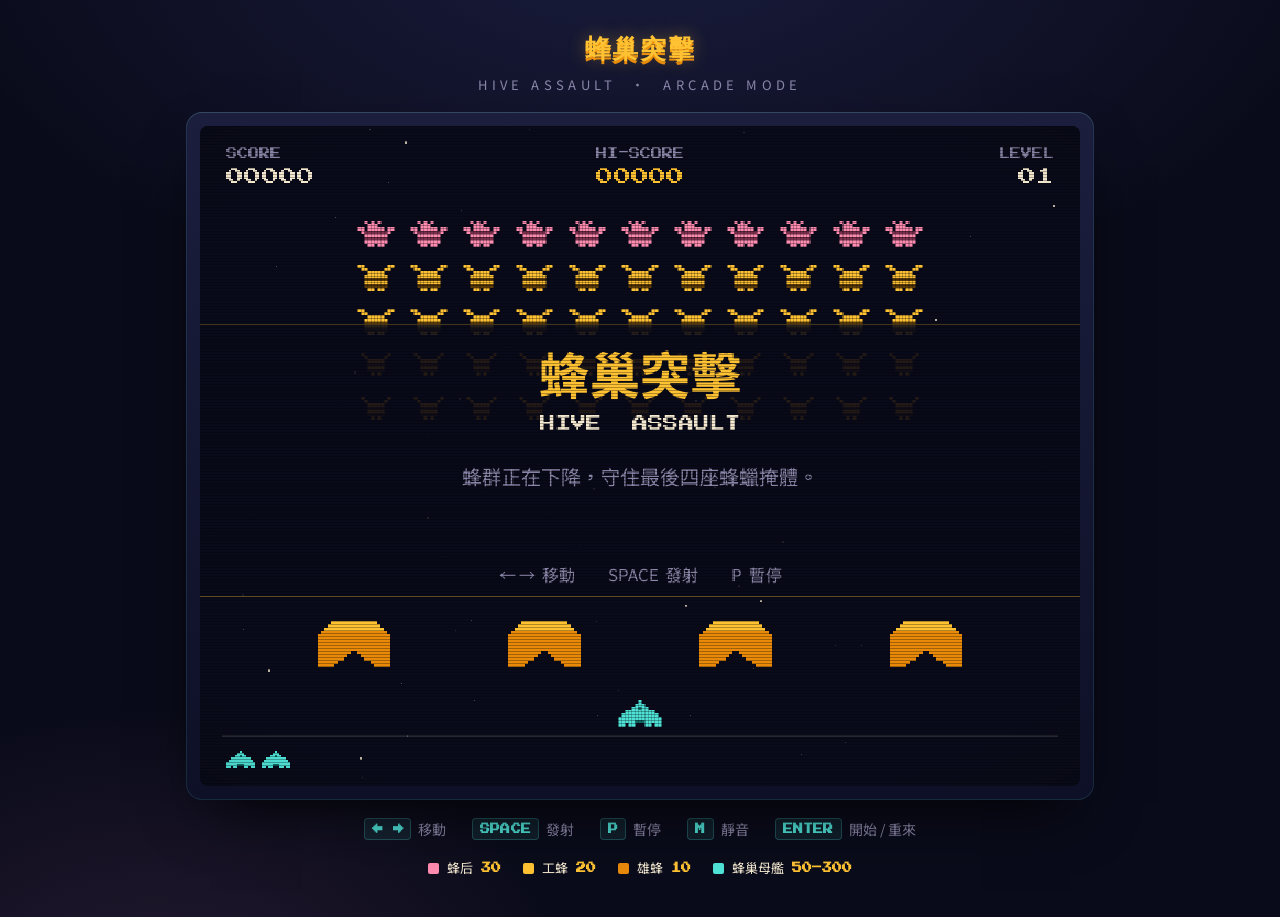
<file: project01/index.html>
<!doctype html>
<html lang="zh-Hant">
<head>
<meta charset="utf-8">
<meta name="viewport" content="width=device-width,initial-scale=1">
<meta name="description" content="蜂巢突擊 — 網頁版小蜜蜂射擊遊戲">
</head>
<body>
<title>蜂巢突擊 Hive Assault</title>
<link rel="preconnect" href="https://fonts.googleapis.com">
<link rel="preconnect" href="https://fonts.gstatic.com" crossorigin>
<link rel="stylesheet" href="https://fonts.googleapis.com/css2?family=Press+Start+2P&family=Noto+Sans+TC:wght@400;700&display=swap">
<style>
  :root{
    --void:#0a0b1a;
    --void-2:#12142c;
    --bezel:#1b1e3d;
    --honey:#ffc233;
    --honey-deep:#e8890a;
    --cyan:#4fe3d8;
    --rose:#ff4d6d;
    --cream:#f4e9d0;
    --dim:#8a86a8;
    --pixel:"Press Start 2P","Courier New",monospace;
    --han:"Noto Sans TC","PingFang TC","Microsoft JhengHei",sans-serif;
  }
  *{box-sizing:border-box}
  body{
    background:var(--void);
    color:var(--cream);
    font-family:var(--han);
    min-height:100vh;
    display:flex;
    flex-direction:column;
    align-items:center;
    justify-content:center;
    gap:18px;
    padding:24px 16px 32px;
    background-image:
      radial-gradient(1200px 700px at 50% -10%, #1a1d3f 0%, transparent 60%),
      radial-gradient(700px 500px at 12% 110%, #241a30 0%, transparent 60%);
  }

  header.marquee{
    text-align:center;
    display:flex;
    flex-direction:column;
    gap:8px;
  }
  .title{
    font-family:var(--pixel);
    font-size:clamp(15px,3.4vw,26px);
    letter-spacing:.06em;
    color:var(--honey);
    text-shadow:0 0 18px rgba(255,194,51,.35), 0 3px 0 var(--honey-deep);
    margin:0;
  }
  .subtitle{
    font-size:13px;
    letter-spacing:.34em;
    text-transform:uppercase;
    color:var(--dim);
    margin:0;
  }

  .cabinet{
    position:relative;
    padding:14px;
    border-radius:16px;
    background:linear-gradient(180deg,var(--bezel),#0e1027);
    box-shadow:
      inset 0 1px 0 rgba(255,255,255,.09),
      inset 0 0 0 1px rgba(79,227,216,.12),
      0 26px 60px -24px rgba(0,0,0,.95);
    max-width:100%;
  }
  .screen{position:relative;line-height:0;border-radius:8px;overflow:hidden;background:#05060f}
  canvas{
    display:block;
    width:min(880px,90vw);
    height:auto;
    aspect-ratio:4/3;
    image-rendering:pixelated;
    touch-action:none;
    cursor:crosshair;
  }
  .screen::after{
    content:"";
    position:absolute;
    inset:0;
    pointer-events:none;
    background:
      repeating-linear-gradient(180deg, rgba(0,0,0,.30) 0 1px, transparent 1px 3px),
      radial-gradient(120% 100% at 50% 50%, transparent 55%, rgba(0,0,0,.55) 100%);
    mix-blend-mode:multiply;
  }
  canvas:focus-visible{outline:3px solid var(--cyan);outline-offset:-3px}

  .legend{
    display:flex;
    flex-wrap:wrap;
    justify-content:center;
    gap:10px 26px;
    font-size:14px;
    color:var(--dim);
  }
  .legend b{
    font-family:var(--pixel);
    font-size:10px;
    color:var(--cyan);
    background:rgba(79,227,216,.09);
    border:1px solid rgba(79,227,216,.25);
    border-radius:4px;
    padding:5px 7px;
    margin-right:7px;
    letter-spacing:.02em;
  }
  .legend span{display:inline-flex;align-items:center}

  .bestiary{
    display:flex;
    flex-wrap:wrap;
    justify-content:center;
    gap:8px 22px;
    font-size:13px;
    color:var(--dim);
  }
  .bestiary i{
    width:11px;height:11px;border-radius:2px;display:inline-block;margin-right:8px;
    vertical-align:-1px;
  }
  .bestiary em{font-style:normal;color:var(--cream)}
  .bestiary strong{
    font-family:var(--pixel);font-size:10px;color:var(--honey);margin-left:8px;
  }

  .touchpad{display:none;gap:12px;width:min(880px,90vw)}
  .touchpad button{
    flex:1;
    padding:16px 0;
    font-family:var(--pixel);
    font-size:12px;
    color:var(--cream);
    background:var(--void-2);
    border:1px solid rgba(244,233,208,.16);
    border-radius:10px;
    -webkit-user-select:none;user-select:none;
    touch-action:manipulation;
  }
  .touchpad button:active{background:var(--honey);color:var(--void);border-color:var(--honey)}
  .touchpad button.fire:active{background:var(--cyan)}
  @media (hover:none) and (pointer:coarse){ .touchpad{display:flex} .legend{display:none} }
</style>

<header class="marquee">
  <h1 class="title">蜂巢突擊</h1>
  <p class="subtitle">Hive Assault &nbsp;·&nbsp; Arcade Mode</p>
</header>

<div class="cabinet">
  <div class="screen">
    <canvas id="game" width="800" height="600" tabindex="0" aria-label="小蜜蜂射擊遊戲畫面"></canvas>
  </div>
</div>

<div class="touchpad" aria-hidden="true">
  <button id="btnL" type="button">◀ 左</button>
  <button id="btnF" class="fire" type="button">發射</button>
  <button id="btnR" type="button">右 ▶</button>
</div>

<div class="legend">
  <span><b>← →</b>移動</span>
  <span><b>SPACE</b>發射</span>
  <span><b>P</b>暫停</span>
  <span><b>M</b>靜音</span>
  <span><b>ENTER</b>開始 / 重來</span>
</div>

<div class="bestiary">
  <span><i style="background:#ff8bb0"></i><em>蜂后</em><strong>30</strong></span>
  <span><i style="background:#ffc233"></i><em>工蜂</em><strong>20</strong></span>
  <span><i style="background:#e8890a"></i><em>雄蜂</em><strong>10</strong></span>
  <span><i style="background:#4fe3d8"></i><em>蜂巢母艦</em><strong>50–300</strong></span>
</div>

<script>
(() => {
  "use strict";

  const cv = document.getElementById("game");
  const ctx = cv.getContext("2d", { alpha: false });
  const W = cv.width, H = cv.height;

  /* ---------- 像素圖：'#' 主體色，'=' 條紋色 ---------- */
  const SPR = {
    queen: [[
      "..#.#.#....",
      "...###.....",
      "##.#####.##",
      ".#=======#.",
      "..#######..",
      "..=======..",
      "..#######..",
      "...##.##..."
    ], [
      "..#.#.#....",
      "...###.....",
      "#..#####..#",
      ".#=======#.",
      "..#######..",
      "..=======..",
      "..#######..",
      "..#.#.#.#.."
    ]],
    worker: [[
      "##.......##",
      ".##.....##.",
      "...#####...",
      "..#######..",
      "..=======..",
      "..#######..",
      "..=======..",
      "...##.##..."
    ], [
      "...........",
      "##.......##",
      ".#.#####.#.",
      "..#######..",
      "..=======..",
      "..#######..",
      "..=======..",
      "...#.#.#..."
    ]],
    drone: [[
      "#.......#",
      ".#.....#.",
      "..#####..",
      "..=====..",
      "..#####..",
      "..=====..",
      "...#.#..."
    ], [
      ".........",
      "#.#####.#",
      ".#=====#.",
      "..#####..",
      "..=====..",
      "..#####..",
      "..##.##.."
    ]],
    ship: [
      "......#......",
      ".....###.....",
      "....##=##....",
      "..#########..",
      ".###########.",
      "#############",
      "#####===#####",
      "##.##...##.##"
    ],
    hive: [
      "....######....",
      "..##########..",
      ".############.",
      "##=##=##=##=##",
      "##############",
      "..###....###..",
      "...#......#..."
    ]
  };

  const PAL = {
    void: "#0a0b1a", cream: "#f4e9d0", dim: "#8a86a8",
    honey: "#ffc233", honeyDeep: "#e8890a", cyan: "#4fe3d8", rose: "#ff4d6d",
    queenBody: "#ff8bb0", queenStripe: "#7a2f4a",
    workerBody: "#ffc233", workerStripe: "#5a3a06",
    droneBody: "#e8890a", droneStripe: "#4a2404",
    shipStripe: "#0e6b66", hiveStripe: "#134f52"
  };

  const PX = 3; // 像素放大倍率

  function drawSprite(rows, x, y, main, stripe, scale) {
    const s = scale || PX;
    for (let r = 0; r < rows.length; r++) {
      const line = rows[r];
      for (let c = 0; c < line.length; c++) {
        const ch = line[c];
        if (ch === ".") continue;
        ctx.fillStyle = ch === "=" ? stripe : main;
        ctx.fillRect(x + c * s, y + r * s, s, s);
      }
    }
  }
  const sprW = (rows, s) => rows[0].length * (s || PX);
  const sprH = (rows, s) => rows.length * (s || PX);

  /* ---------- 音效 ---------- */
  let audio = null, muted = false;
  function ac() {
    if (audio === null) {
      try { audio = new (window.AudioContext || window.webkitAudioContext)(); }
      catch (e) { audio = false; }
    }
    if (audio && audio.state === "suspended") audio.resume();
    return audio || null;
  }
  function tone(f0, f1, dur, type, vol) {
    if (muted) return;
    const a = ac(); if (!a) return;
    const o = a.createOscillator(), g = a.createGain();
    o.type = type;
    o.frequency.setValueAtTime(f0, a.currentTime);
    o.frequency.exponentialRampToValueAtTime(Math.max(20, f1), a.currentTime + dur);
    g.gain.setValueAtTime(vol, a.currentTime);
    g.gain.exponentialRampToValueAtTime(0.0001, a.currentTime + dur);
    o.connect(g); g.connect(a.destination);
    o.start(); o.stop(a.currentTime + dur);
  }
  function noise(dur, vol, freq) {
    if (muted) return;
    const a = ac(); if (!a) return;
    const n = Math.floor(a.sampleRate * dur);
    const buf = a.createBuffer(1, n, a.sampleRate);
    const d = buf.getChannelData(0);
    for (let i = 0; i < n; i++) d[i] = (Math.random() * 2 - 1) * (1 - i / n);
    const src = a.createBufferSource(); src.buffer = buf;
    const bp = a.createBiquadFilter(); bp.type = "bandpass"; bp.frequency.value = freq;
    const g = a.createGain(); g.gain.value = vol;
    src.connect(bp); bp.connect(g); g.connect(a.destination);
    src.start();
  }
  const STEP_NOTES = [92, 82, 73, 65];
  let stepNote = 0;
  const sfx = {
    shoot: () => tone(880, 220, 0.11, "square", 0.05),
    hit: () => noise(0.16, 0.16, 900),
    step: () => {
      tone(STEP_NOTES[stepNote], STEP_NOTES[stepNote] * 0.8, 0.09, "triangle", 0.09);
      stepNote = (stepNote + 1) & 3;
    },
    die: () => { tone(300, 40, 0.7, "sawtooth", 0.12); noise(0.5, 0.18, 300); },
    hive: () => tone(1200, 700, 0.18, "sine", 0.07),
    bonus: () => {
      tone(660, 1320, 0.18, "square", 0.07);
      setTimeout(() => tone(990, 1760, 0.2, "square", 0.06), 90);
    },
    level: () => [523, 659, 784, 1047].forEach((f, i) =>
      setTimeout(() => tone(f, f, 0.13, "square", 0.06), i * 95)),
    shield: () => noise(0.07, 0.09, 400)
  };

  /* ---------- 蜂蠟掩體 ---------- */
  const SH_COLS = 22, SH_ROWS = 14, SH_CELL = 3;
  const SH_W = SH_COLS * SH_CELL, SH_H = SH_ROWS * SH_CELL;
  const SH_Y = H - 150;

  function buildShield(x) {
    const cells = [];
    for (let r = 0; r < SH_ROWS; r++) {
      const row = [];
      for (let c = 0; c < SH_COLS; c++) {
        let on = 1;
        const round = 4 - r;
        if (r < 4 && (c < round || c > SH_COLS - 1 - round)) on = 0;
        const notchTop = SH_ROWS - 5;
        if (r >= notchTop) {
          const half = Math.round((r - notchTop + 1) * 1.15);
          if (c >= SH_COLS / 2 - half && c < SH_COLS / 2 + half) on = 0;
        }
        row.push(on);
      }
      cells.push(row);
    }
    return { x: x, y: SH_Y, cells: cells };
  }
  let shields = [];
  function resetShields() {
    shields = [];
    const gap = (W - 4 * SH_W) / 5;
    for (let i = 0; i < 4; i++) shields.push(buildShield(Math.round(gap + i * (SH_W + gap))));
  }
  function shieldHit(sh, px, py, radius) {
    const cx = Math.floor((px - sh.x) / SH_CELL), cy = Math.floor((py - sh.y) / SH_CELL);
    if (cx < 0 || cy < 0 || cx >= SH_COLS || cy >= SH_ROWS) return false;
    if (!sh.cells[cy][cx]) return false;
    for (let r = cy - radius; r <= cy + radius; r++) {
      for (let c = cx - radius; c <= cx + radius; c++) {
        if (r < 0 || c < 0 || r >= SH_ROWS || c >= SH_COLS) continue;
        if ((r - cy) * (r - cy) + (c - cx) * (c - cx) <= radius * radius + 1) sh.cells[r][c] = 0;
      }
    }
    return true;
  }
  function collideShields(x, y, w, h, radius) {
    for (const sh of shields) {
      if (x + w < sh.x || x > sh.x + SH_W || y + h < sh.y || y > sh.y + SH_H) continue;
      for (let py = y; py <= y + h; py += SH_CELL) {
        for (let px = x; px <= x + w; px += SH_CELL) {
          if (shieldHit(sh, px, py, radius)) return true;
        }
      }
    }
    return false;
  }

  /* ---------- 遊戲狀態 ---------- */
  const KINDS = {
    queen: { spr: SPR.queen, main: PAL.queenBody, stripe: PAL.queenStripe, pts: 30 },
    worker: { spr: SPR.worker, main: PAL.workerBody, stripe: PAL.workerStripe, pts: 20 },
    drone: { spr: SPR.drone, main: PAL.droneBody, stripe: PAL.droneStripe, pts: 10 }
  };
  const ROWS = 5, COLS = 11, CELL_W = 48, CELL_H = 40, MARGIN = 22, DROP = 16;

  let state = "menu"; // menu | playing | paused | dying | levelclear | gameover
  let score = 0, best = 0, level = 1, lives = 3, extraAt = 10000;
  let aliens = [], dir = 1, moveTimer = 0, frame = 0, totalAliens = ROWS * COLS;
  let pBullets = [], eBullets = [], parts = [], floaters = [];
  let hive = null, hiveTimer = 0;
  let fireTimer = 0, dyingTimer = 0, clearTimer = 0, shake = 0;

  const ship = { x: W / 2, y: H - 78, w: sprW(SPR.ship), h: sprH(SPR.ship), speed: 340, cool: 0 };
  const stars = Array.from({ length: 70 }, () => ({
    x: Math.random() * W, y: Math.random() * H, z: Math.random() * 0.8 + 0.2
  }));

  try { best = parseInt(localStorage.getItem("hive-assault-best") || "0", 10) || 0; }
  catch (e) { best = 0; }
  function saveBest() { try { localStorage.setItem("hive-assault-best", String(best)); } catch (e) {} }

  function spawnWave() {
    aliens = [];
    const x0 = (W - COLS * CELL_W) / 2;
    const y0 = 86 + Math.min((level - 1) * 10, 60);
    for (let r = 0; r < ROWS; r++) {
      const kind = r === 0 ? "queen" : r < 3 ? "worker" : "drone";
      const k = KINDS[kind];
      const w = sprW(k.spr[0]), h = sprH(k.spr[0]);
      for (let c = 0; c < COLS; c++) {
        aliens.push({
          kind: kind, alive: true, col: c, row: r, w: w, h: h,
          x: x0 + c * CELL_W + (CELL_W - w) / 2,
          y: y0 + r * CELL_H
        });
      }
    }
    totalAliens = aliens.length;
    dir = 1; moveTimer = 0; frame = 0;
    hive = null; hiveTimer = 14 + Math.random() * 10;
    fireTimer = 1.2;
  }

  function newGame() {
    score = 0; level = 1; lives = 3; extraAt = 10000;
    pBullets = []; eBullets = []; parts = []; floaters = [];
    ship.x = W / 2; ship.cool = 0;
    resetShields(); spawnWave();
    state = "playing";
  }

  function aliveCount() {
    let n = 0;
    for (const a of aliens) if (a.alive) n++;
    return n;
  }

  function boom(x, y, color, n, power) {
    for (let i = 0; i < n; i++) {
      const ang = Math.random() * Math.PI * 2, sp = (0.3 + Math.random()) * power;
      parts.push({
        x: x, y: y, vx: Math.cos(ang) * sp, vy: Math.sin(ang) * sp - 20,
        life: 0.45 + Math.random() * 0.4, t: 0, color: color
      });
    }
  }
  function floatText(x, y, str, color) { floaters.push({ x: x, y: y, text: str, color: color, t: 0 }); }

  /* ---------- 輸入 ---------- */
  const keys = new Set();
  const held = { left: false, right: false, fire: false };
  const pointer = { active: false, x: null };

  addEventListener("keydown", e => {
    const k = e.key.toLowerCase();
    if ([" ", "arrowleft", "arrowright", "arrowup", "arrowdown"].indexOf(k) >= 0) e.preventDefault();
    if (keys.has(k)) return;
    keys.add(k);
    if (k === "m") { muted = !muted; return; }
    if (k === "p" && (state === "playing" || state === "paused")) {
      state = state === "playing" ? "paused" : "playing";
      return;
    }
    if ((k === "enter" || k === " ") && (state === "menu" || state === "gameover")) {
      ac(); newGame();
    }
  });
  addEventListener("keyup", e => keys.delete(e.key.toLowerCase()));
  addEventListener("blur", () => {
    keys.clear();
    held.left = held.right = held.fire = false;
    pointer.active = false; pointer.x = null;
  });

  function bindButton(id, prop) {
    const el = document.getElementById(id);
    const on = e => {
      e.preventDefault(); ac();
      held[prop] = true;
      if (state === "menu" || state === "gameover") newGame();
    };
    const off = e => { e.preventDefault(); held[prop] = false; };
    el.addEventListener("pointerdown", on);
    el.addEventListener("pointerup", off);
    el.addEventListener("pointercancel", off);
    el.addEventListener("pointerleave", off);
  }
  bindButton("btnL", "left");
  bindButton("btnF", "fire");
  bindButton("btnR", "right");

  cv.addEventListener("pointerdown", e => {
    cv.focus(); ac();
    try { cv.setPointerCapture(e.pointerId); } catch (err) {}
    if (state === "menu" || state === "gameover") { newGame(); return; }
    pointer.active = true;
    pointer.x = (e.offsetX / cv.clientWidth) * W;
  });
  cv.addEventListener("pointermove", e => {
    if (pointer.active) pointer.x = (e.offsetX / cv.clientWidth) * W;
  });
  function releasePointer() { pointer.active = false; pointer.x = null; }
  cv.addEventListener("pointerup", releasePointer);
  cv.addEventListener("pointercancel", releasePointer);

  /* ---------- 更新 ---------- */
  function fire() {
    if (ship.cool > 0 || pBullets.length >= 2) return;
    pBullets.push({ x: ship.x - 1.5, y: ship.y - 10, w: 3, h: 12 });
    ship.cool = 0.22;
    sfx.shoot();
  }

  function alienStep() {
    frame ^= 1;
    const live = aliens.filter(a => a.alive);
    if (!live.length) return;
    const dx = dir * 8;
    let minX = Infinity, maxX = -Infinity;
    for (const a of live) {
      if (a.x + dx < minX) minX = a.x + dx;
      if (a.x + a.w + dx > maxX) maxX = a.x + a.w + dx;
    }
    if (minX < MARGIN || maxX > W - MARGIN) {
      dir *= -1;
      for (const a of live) a.y += DROP;
    } else {
      for (const a of live) a.x += dx;
    }
    sfx.step();
    for (const a of live) {
      if (a.y + a.h >= SH_Y) collideShields(a.x, a.y, a.w, a.h, 3);
      if (a.y + a.h >= ship.y) { lives = 1; killShip(); return; }
    }
  }

  function alienFire() {
    const bottoms = new Map();
    for (const a of aliens) {
      if (!a.alive) continue;
      const cur = bottoms.get(a.col);
      if (!cur || a.y > cur.y) bottoms.set(a.col, a);
    }
    const arr = Array.from(bottoms.values());
    if (!arr.length) return;
    const a = arr[Math.floor(Math.random() * arr.length)];
    eBullets.push({
      x: a.x + a.w / 2 - 1.5, y: a.y + a.h, w: 3, h: 11,
      vy: 200 + level * 14, wob: Math.random() * 6.28
    });
  }

  function killShip() {
    if (state !== "playing") return;
    state = "dying"; dyingTimer = 1.4; shake = 14;
    lives--;
    eBullets = []; pBullets = [];
    boom(ship.x, ship.y + ship.h / 2, PAL.cyan, 40, 150);
    sfx.die();
  }

  function addScore(n) {
    score += n;
    if (score >= extraAt) {
      extraAt += 10000; lives++;
      sfx.bonus();
      floatText(ship.x, ship.y - 30, "1UP", PAL.cyan);
    }
    if (score > best) { best = score; saveBest(); }
  }

  function update(dt) {
    for (const s of stars) {
      s.y += (8 + s.z * 26) * dt;
      if (s.y > H) { s.y = -2; s.x = Math.random() * W; }
    }
    for (let i = parts.length - 1; i >= 0; i--) {
      const p = parts[i];
      p.t += dt; p.x += p.vx * dt; p.y += p.vy * dt; p.vy += 190 * dt;
      if (p.t >= p.life) parts.splice(i, 1);
    }
    for (let i = floaters.length - 1; i >= 0; i--) {
      const f = floaters[i];
      f.t += dt; f.y -= 26 * dt;
      if (f.t > 0.9) floaters.splice(i, 1);
    }
    if (shake > 0) shake = Math.max(0, shake - 40 * dt);

    if (state === "dying") {
      dyingTimer -= dt;
      if (dyingTimer <= 0) {
        if (lives <= 0) state = "gameover";
        else { ship.x = W / 2; ship.cool = 0.5; state = "playing"; }
      }
      return;
    }
    if (state === "levelclear") {
      clearTimer -= dt;
      if (clearTimer <= 0) { level++; resetShields(); spawnWave(); state = "playing"; }
      return;
    }
    if (state !== "playing") return;

    /* 玩家 */
    const left = keys.has("arrowleft") || keys.has("a") || held.left;
    const right = keys.has("arrowright") || keys.has("d") || held.right;
    if (left) ship.x -= ship.speed * dt;
    if (right) ship.x += ship.speed * dt;
    if (pointer.x !== null) {
      const d = pointer.x - ship.x;
      const max = ship.speed * dt * 1.6;
      ship.x += Math.max(-max, Math.min(max, d));
    }
    ship.x = Math.max(MARGIN + ship.w / 2, Math.min(W - MARGIN - ship.w / 2, ship.x));
    ship.cool -= dt;
    if (keys.has(" ") || keys.has("arrowup") || held.fire || pointer.active) fire();

    /* 蜂群前進 */
    const ratio = aliveCount() / totalAliens;
    const interval = Math.max(0.065, (0.62 * ratio + 0.06) / (1 + (level - 1) * 0.18));
    moveTimer += dt;
    if (moveTimer >= interval) { moveTimer = 0; alienStep(); }
    if (state !== "playing") return;

    /* 蜂群射擊 */
    fireTimer -= dt;
    if (fireTimer <= 0) {
      alienFire();
      fireTimer = Math.max(0.25, (1.35 - level * 0.09) * (0.45 + ratio * 0.75)) * (0.6 + Math.random() * 0.8);
    }

    /* 蜂巢母艦 */
    hiveTimer -= dt;
    if (!hive && hiveTimer <= 0) {
      const fromLeft = Math.random() < 0.5;
      hive = {
        x: fromLeft ? -sprW(SPR.hive) : W,
        y: 48,
        vx: fromLeft ? 105 : -105,
        w: sprW(SPR.hive), h: sprH(SPR.hive)
      };
      sfx.hive();
      hiveTimer = 18 + Math.random() * 12;
    }
    if (hive) {
      hive.x += hive.vx * dt;
      if (hive.x < -hive.w - 10 || hive.x > W + 10) hive = null;
    }

    /* 玩家子彈 */
    for (let i = pBullets.length - 1; i >= 0; i--) {
      const b = pBullets[i];
      b.y -= 620 * dt;
      if (b.y + b.h < 0) { pBullets.splice(i, 1); continue; }

      if (hive && b.x < hive.x + hive.w && b.x + b.w > hive.x &&
          b.y < hive.y + hive.h && b.y + b.h > hive.y) {
        const pts = [50, 100, 150, 300][Math.floor(Math.random() * 4)];
        addScore(pts);
        floatText(hive.x + hive.w / 2, hive.y, String(pts), PAL.cyan);
        boom(hive.x + hive.w / 2, hive.y + hive.h / 2, PAL.cyan, 26, 130);
        hive = null; pBullets.splice(i, 1); sfx.bonus();
        continue;
      }

      let hitAlien = false;
      for (const a of aliens) {
        if (!a.alive) continue;
        if (b.x < a.x + a.w && b.x + b.w > a.x && b.y < a.y + a.h && b.y + b.h > a.y) {
          a.alive = false;
          addScore(KINDS[a.kind].pts);
          boom(a.x + a.w / 2, a.y + a.h / 2, KINDS[a.kind].main, 14, 110);
          sfx.hit();
          hitAlien = true;
          break;
        }
      }
      if (hitAlien) { pBullets.splice(i, 1); continue; }
      if (collideShields(b.x, b.y, b.w, b.h, 2)) { pBullets.splice(i, 1); sfx.shield(); }
    }

    /* 敵方子彈 */
    for (let i = eBullets.length - 1; i >= 0; i--) {
      const b = eBullets[i];
      b.y += b.vy * dt; b.wob += dt * 14;
      if (b.y > H) { eBullets.splice(i, 1); continue; }
      if (collideShields(b.x, b.y, b.w, b.h, 2)) { eBullets.splice(i, 1); sfx.shield(); continue; }
      const sx = ship.x - ship.w / 2;
      if (b.x < sx + ship.w && b.x + b.w > sx && b.y + b.h > ship.y && b.y < ship.y + ship.h) {
        eBullets.splice(i, 1);
        killShip();
        return;
      }
    }

    if (aliveCount() === 0) { state = "levelclear"; clearTimer = 1.8; sfx.level(); }
  }

  /* ---------- 繪製 ---------- */
  const pixelFont = px => px + 'px "Press Start 2P","Courier New",monospace';
  const hanFont = (px, w) => (w || 700) + " " + px + 'px "Noto Sans TC","Microsoft JhengHei",sans-serif';

  function text(str, x, y, font, color, align) {
    ctx.font = font;
    ctx.fillStyle = color;
    ctx.textAlign = align || "center";
    ctx.textBaseline = "alphabetic";
    ctx.fillText(str, x, y);
  }

  function drawHUD() {
    text("SCORE", 24, 30, pixelFont(10), PAL.dim, "left");
    text(String(score).padStart(5, "0"), 24, 54, pixelFont(16), PAL.cream, "left");
    text("HI-SCORE", W / 2, 30, pixelFont(10), PAL.dim);
    text(String(best).padStart(5, "0"), W / 2, 54, pixelFont(16), PAL.honey);
    text("LEVEL", W - 24, 30, pixelFont(10), PAL.dim, "right");
    text(String(level).padStart(2, "0"), W - 24, 54, pixelFont(16), PAL.cream, "right");

    for (let i = 0; i < Math.min(lives - 1, 5); i++) {
      drawSprite(SPR.ship, 24 + i * 32, H - 32, PAL.cyan, PAL.shipStripe, 2);
    }
    if (lives - 1 > 5) text("+" + (lives - 6), 24 + 5 * 32 + 6, H - 18, pixelFont(10), PAL.cyan, "left");
    if (muted) text("MUTE", W - 24, H - 20, pixelFont(10), PAL.dim, "right");

    ctx.fillStyle = "rgba(244,233,208,.12)";
    ctx.fillRect(20, H - 46, W - 40, 1);
  }

  function drawScene() {
    for (const s of stars) {
      const bright = s.z > 0.75;
      ctx.fillStyle = bright ? "rgba(244,233,208,.75)" : "rgba(138,134,168," + (0.25 + s.z * 0.4) + ")";
      ctx.fillRect(s.x | 0, s.y | 0, bright ? 2 : 1, bright ? 2 : 1);
    }

    for (const sh of shields) {
      for (let r = 0; r < SH_ROWS; r++) {
        for (let c = 0; c < SH_COLS; c++) {
          if (!sh.cells[r][c]) continue;
          ctx.fillStyle = r < 3 ? PAL.honey : PAL.honeyDeep;
          ctx.fillRect(sh.x + c * SH_CELL, sh.y + r * SH_CELL, SH_CELL, SH_CELL);
        }
      }
    }

    if (hive) drawSprite(SPR.hive, hive.x, hive.y, PAL.cyan, PAL.hiveStripe);

    for (const a of aliens) {
      if (!a.alive) continue;
      const k = KINDS[a.kind];
      drawSprite(k.spr[frame], a.x, a.y, k.main, k.stripe);
    }

    if (state !== "dying" && state !== "gameover") {
      const blink = ship.cool > 0.25 && Math.floor(ship.cool * 14) % 2 === 0;
      if (!blink) drawSprite(SPR.ship, ship.x - ship.w / 2, ship.y, PAL.cyan, PAL.shipStripe);
    }

    ctx.fillStyle = PAL.cream;
    for (const b of pBullets) ctx.fillRect(b.x, b.y, b.w, b.h);
    for (const b of eBullets) {
      ctx.fillStyle = PAL.rose;
      const wob = Math.sin(b.wob) * 2;
      ctx.fillRect(b.x + wob, b.y, b.w, b.h * 0.55);
      ctx.fillRect(b.x - wob, b.y + b.h * 0.55, b.w, b.h * 0.45);
    }

    for (const p of parts) {
      ctx.globalAlpha = Math.max(0, 1 - p.t / p.life);
      ctx.fillStyle = p.color;
      ctx.fillRect(p.x | 0, p.y | 0, 3, 3);
    }
    ctx.globalAlpha = 1;
    for (const f of floaters) {
      ctx.globalAlpha = Math.max(0, 1 - f.t / 0.9);
      text(f.text, f.x, f.y, pixelFont(12), f.color);
    }
    ctx.globalAlpha = 1;
  }

  function panel(y, h) {
    ctx.fillStyle = "rgba(10,11,26,.88)";
    ctx.fillRect(0, y, W, h);
    ctx.fillStyle = "rgba(255,194,51,.35)";
    ctx.fillRect(0, y, W, 1);
    ctx.fillRect(0, y + h - 1, W, 1);
  }

  function drawOverlays(t) {
    const pulse = Math.floor(t * 1.8) % 2 === 0;
    if (state === "menu") {
      panel(180, 248);
      text("蜂巢突擊", W / 2, 244, hanFont(46), PAL.honey);
      text("HIVE  ASSAULT", W / 2, 278, pixelFont(14), PAL.cream);
      text("蜂群正在下降，守住最後四座蜂蠟掩體。", W / 2, 326, hanFont(18, 400), PAL.dim);
      if (pulse) text("PRESS ENTER TO START", W / 2, 382, pixelFont(13), PAL.cyan);
      text("← →  移動　　SPACE  發射　　P  暫停", W / 2, 414, hanFont(15, 400), PAL.dim);
    } else if (state === "paused") {
      panel(250, 100);
      text("暫停", W / 2, 300, hanFont(38), PAL.cream);
      text("PRESS P TO RESUME", W / 2, 330, pixelFont(11), PAL.dim);
    } else if (state === "levelclear") {
      panel(250, 100);
      text("第 " + level + " 波清空", W / 2, 300, hanFont(34), PAL.honey);
      text("WAVE " + (level + 1) + " INCOMING", W / 2, 330, pixelFont(11), PAL.cyan);
    } else if (state === "gameover") {
      panel(190, 226);
      text("GAME OVER", W / 2, 254, pixelFont(30), PAL.rose);
      text("得分 " + score + "　　最高 " + best + "　　抵達第 " + level + " 波",
           W / 2, 302, hanFont(20, 400), PAL.cream);
      if (score >= best && score > 0) text("NEW HIGH SCORE!", W / 2, 338, pixelFont(13), PAL.honey);
      if (pulse) text("PRESS ENTER TO RETRY", W / 2, 388, pixelFont(13), PAL.cyan);
    }
  }

  /* ---------- 主迴圈 ---------- */
  let last = performance.now(), clock = 0;
  function loop(now) {
    let dt = (now - last) / 1000;
    last = now;
    if (dt > 0.1) dt = 0.1;
    clock += dt;

    if (state !== "paused") update(dt);

    ctx.fillStyle = PAL.void;
    ctx.fillRect(0, 0, W, H);
    ctx.save();
    if (shake > 0) ctx.translate((Math.random() - 0.5) * shake, (Math.random() - 0.5) * shake);
    drawScene();
    ctx.restore();
    drawHUD();
    drawOverlays(clock);

    requestAnimationFrame(loop);
  }

  resetShields();
  spawnWave();
  requestAnimationFrame(loop);
})();
</script>
</body>
</html>
</file>
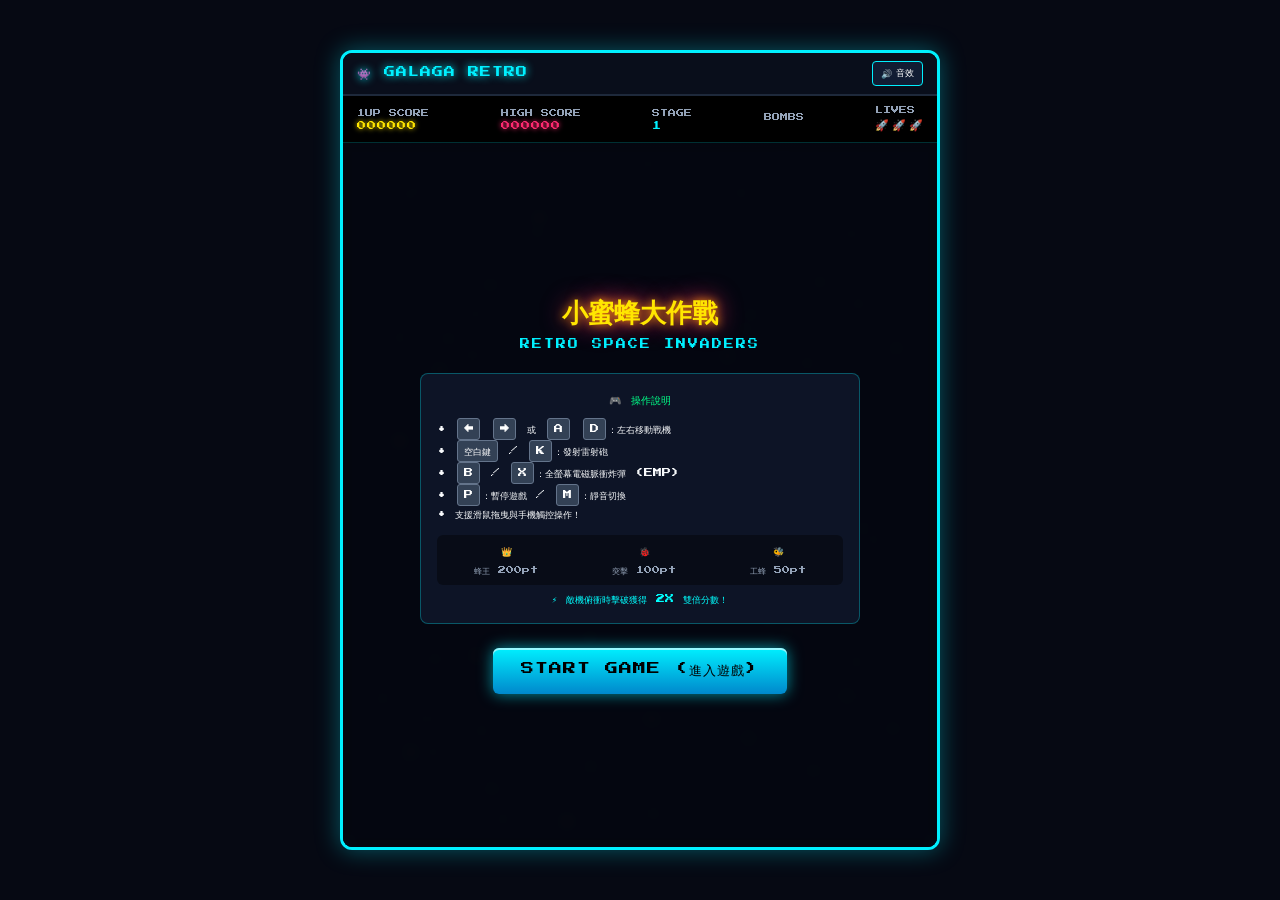
<file: project02/index.html>
<!DOCTYPE html>
<html lang="zh-Hant">
<head>
  <meta charset="UTF-8">
  <meta name="viewport" content="width=device-width, initial-scale=1.0, maximum-scale=1.0, user-scalable=no">
  <title>經典小蜜蜂 街機大作戰 - Galaga Space Invaders</title>
  <link rel="stylesheet" href="css/style.css">
</head>
<body>

  <div class="arcade-container">
    <!-- 頂部導航列 -->
    <header class="top-navbar">
      <div class="game-title-bar">👾 GALAGA RETRO</div>
      <div class="nav-actions">
        <button id="btnSound" class="nav-btn" title="切換音效">🔊 <span class="nav-text">音效</span></button>
      </div>
    </header>

    <!-- 遊戲狀態 HUD (分數、生命值、關卡) -->
    <div class="hud-bar">
      <div class="hud-item">
        <span class="hud-label">1UP SCORE</span>
        <span id="hudScore" class="hud-val hud-score">000000</span>
      </div>
      <div class="hud-item">
        <span class="hud-label">HIGH SCORE</span>
        <span id="hudHighScore" class="hud-val hud-high">000000</span>
      </div>
      <div class="hud-item">
        <span class="hud-label">STAGE</span>
        <span id="hudWave" class="hud-val hud-wave">1</span>
      </div>
      <div class="hud-item">
        <span class="hud-label">BOMBS</span>
        <span id="hudBombs" class="hud-val">💣</span>
      </div>
      <div class="hud-item">
        <span class="hud-label">LIVES</span>
        <div id="hudLives" class="hud-lives">
          <span class="life-icon">🚀</span>
          <span class="life-icon">🚀</span>
          <span class="life-icon">🚀</span>
        </div>
      </div>
    </div>

    <!-- 遊戲畫面與 CRT 濾鏡 -->
    <main class="canvas-wrapper">
      <canvas id="gameCanvas"></canvas>
      <div class="crt-overlay"></div>

      <!-- 開始選單覆蓋層 -->
      <div id="startOverlay" class="overlay">
        <h1 class="main-title">小蜜蜂大作戰</h1>
        <div class="subtitle">RETRO SPACE INVADERS</div>

        <div class="info-card">
          <div class="info-title">🎮 操作說明</div>
          <p>• <span class="key-badge">←</span> <span class="key-badge">→</span> 或 <span class="key-badge">A</span> <span class="key-badge">D</span>：左右移動戰機</p>
          <p>• <span class="key-badge">空白鍵</span> / <span class="key-badge">K</span>：發射雷射砲</p>
          <p>• <span class="key-badge">B</span> / <span class="key-badge">X</span>：全螢幕電磁脈衝炸彈 (EMP)</p>
          <p>• <span class="key-badge">P</span>：暫停遊戲 / <span class="key-badge">M</span>：靜音切換</p>
          <p>• 支援滑鼠拖曳與手機觸控操作！</p>

          <div class="enemy-preview">
            <div class="enemy-item">👑<span>蜂王 200pt</span></div>
            <div class="enemy-item">🐞<span>突擊 100pt</span></div>
            <div class="enemy-item">🐝<span>工蜂 50pt</span></div>
          </div>
          <p style="color: #00ffff; text-align: center; margin-top: 6px;">⚡ 敵機俯衝時擊破獲得 2X 雙倍分數！</p>
        </div>

        <button id="btnStart" class="retro-btn">START GAME (進入遊戲)</button>
      </div>

      <!-- 暫停選單覆蓋層 -->
      <div id="pauseOverlay" class="overlay hidden">
        <h2 class="main-title" style="color: #00f0ff;">GAME PAUSED</h2>
        <p class="subtitle">遊戲已暫停</p>
        <button id="btnResume" class="retro-btn">RESUME (繼續戰鬥)</button>
      </div>

      <!-- 遊戲結束覆蓋層 -->
      <div id="gameoverOverlay" class="overlay hidden">
        <h2 class="main-title" style="color: #ff2a70;">GAME OVER</h2>
        <div class="subtitle">戰機已被擊毀</div>

        <div class="result-stats">
          <div class="stat-row">
            <span>FINAL SCORE (最終分數)</span>
            <span id="finalScore" class="stat-val">0</span>
          </div>
          <div class="stat-row">
            <span>STAGE REACHED (到達關卡)</span>
            <span id="finalWave" class="stat-val">1</span>
          </div>
        </div>

        <button id="btnRestart" class="retro-btn danger">PLAY AGAIN (再戰一局)</button>
      </div>
    </main>

    <!-- 行動裝置虛擬按鈕 -->
    <div class="mobile-controls">
      <div class="dpad-group">
        <button id="vLeft" class="touch-btn" aria-label="向左移動">◀</button>
        <button id="vRight" class="touch-btn" aria-label="向右移動">▶</button>
      </div>
      <div class="action-group">
        <button id="vBomb" class="touch-btn bomb-btn" aria-label="放炸彈">💣</button>
        <button id="vFire" class="touch-btn fire-btn" aria-label="開火射擊">🔥</button>
      </div>
    </div>
  </div>

  <!-- 載入腳本模組 -->
  <script src="js/audio.js"></script>
  <script src="js/sprites.js"></script>
  <script src="js/game.js"></script>
</body>
</html>
</file>
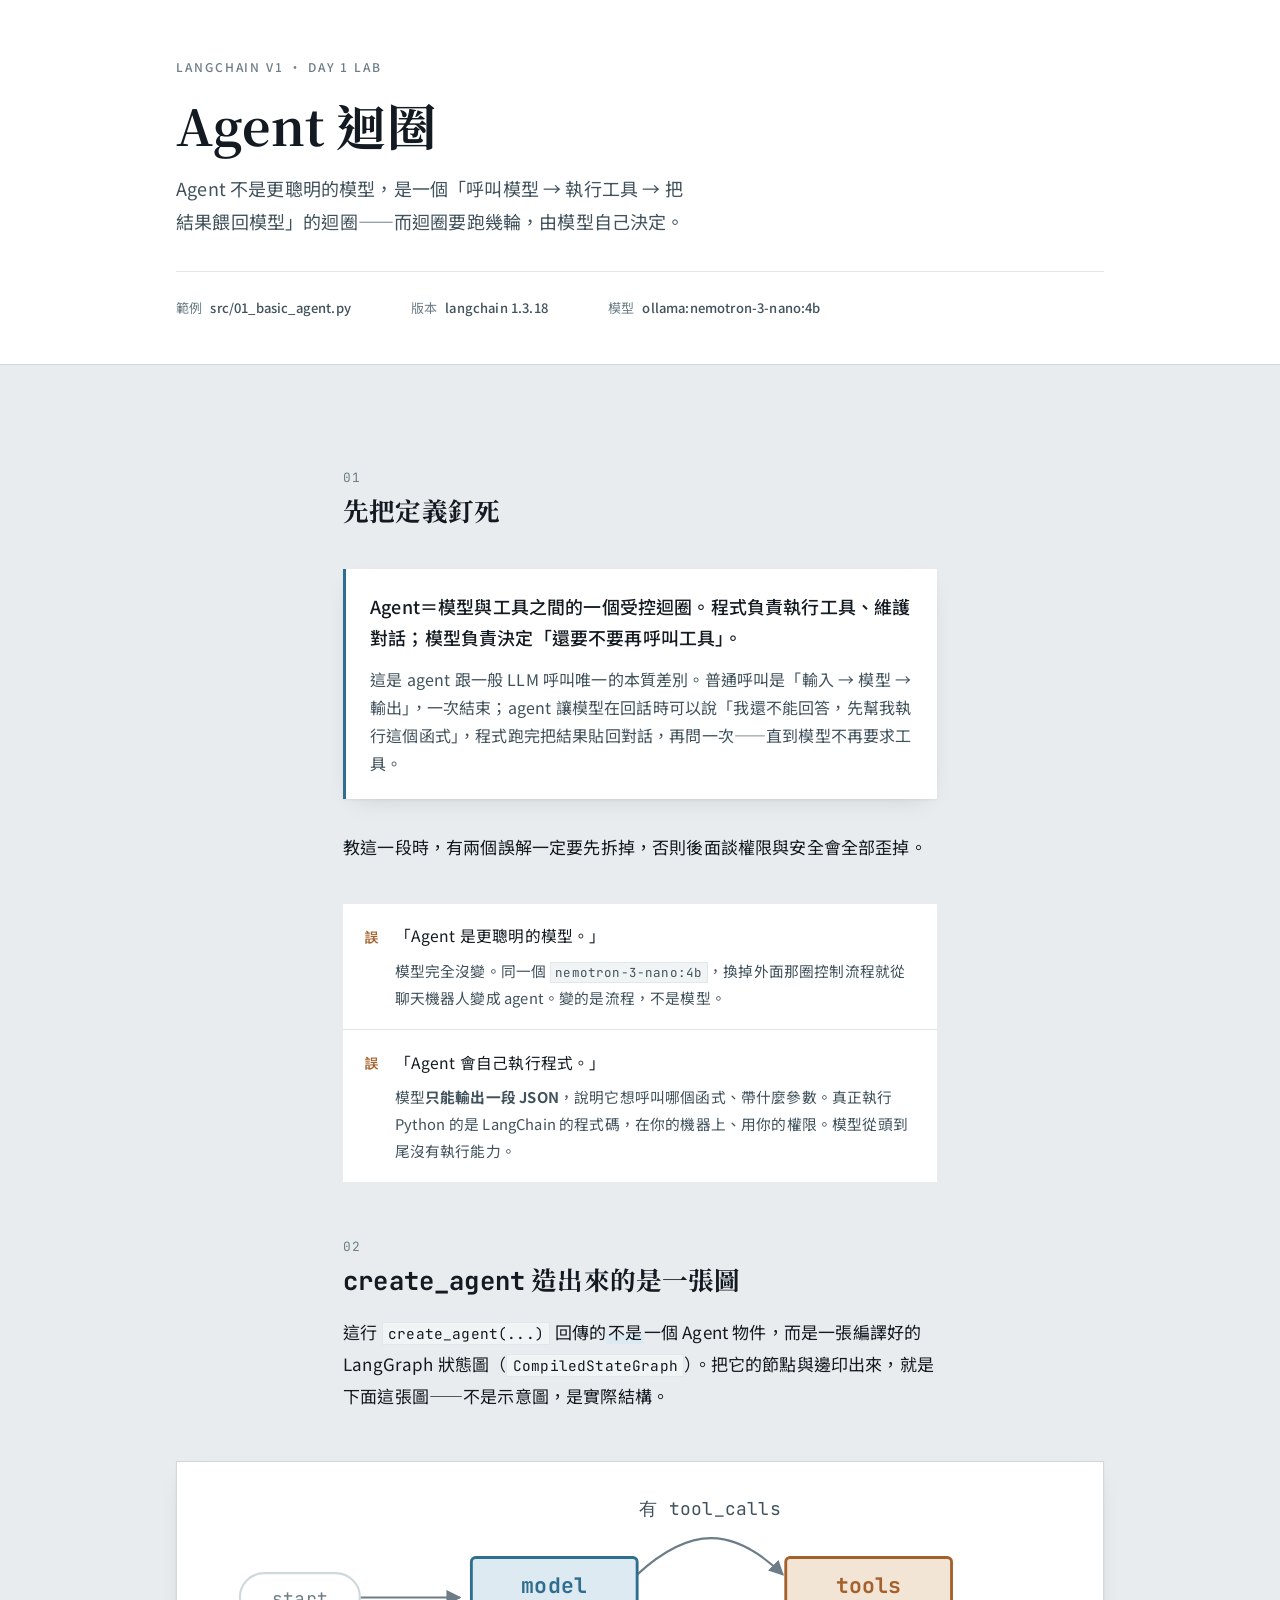
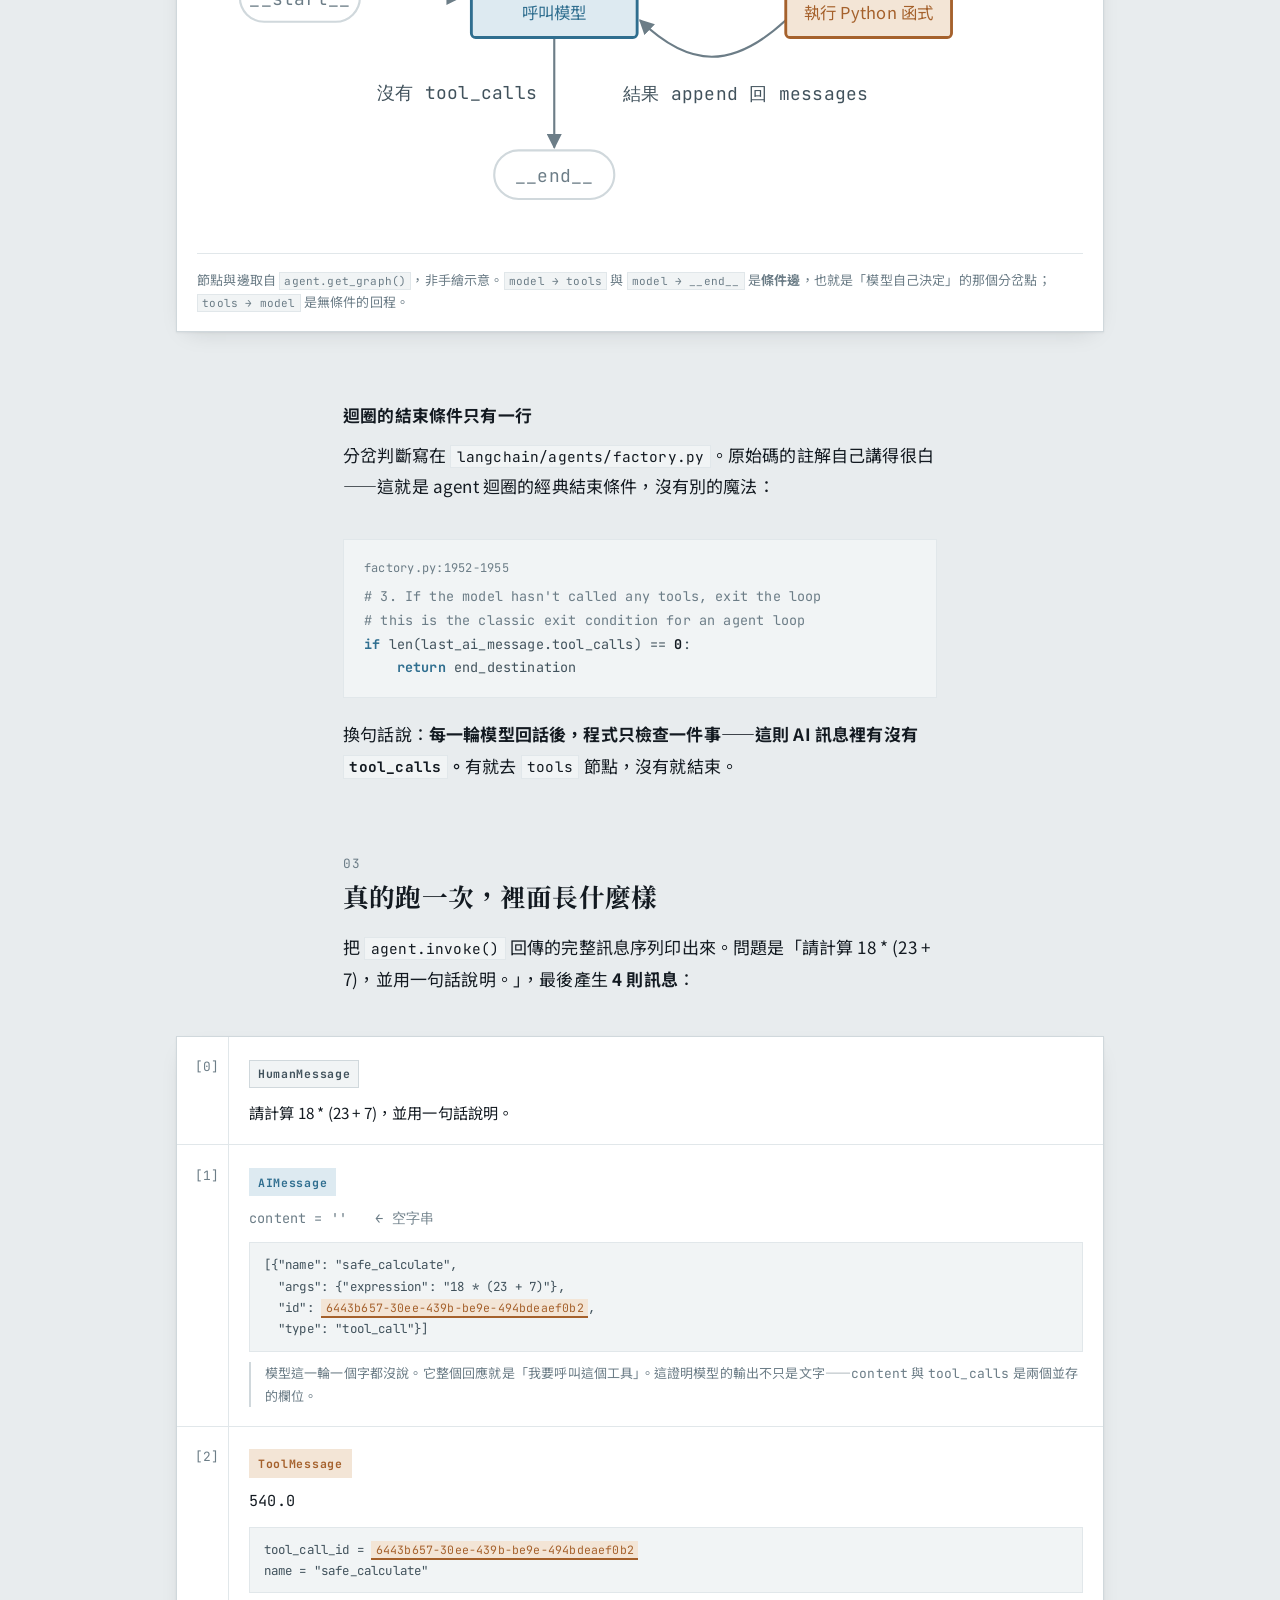
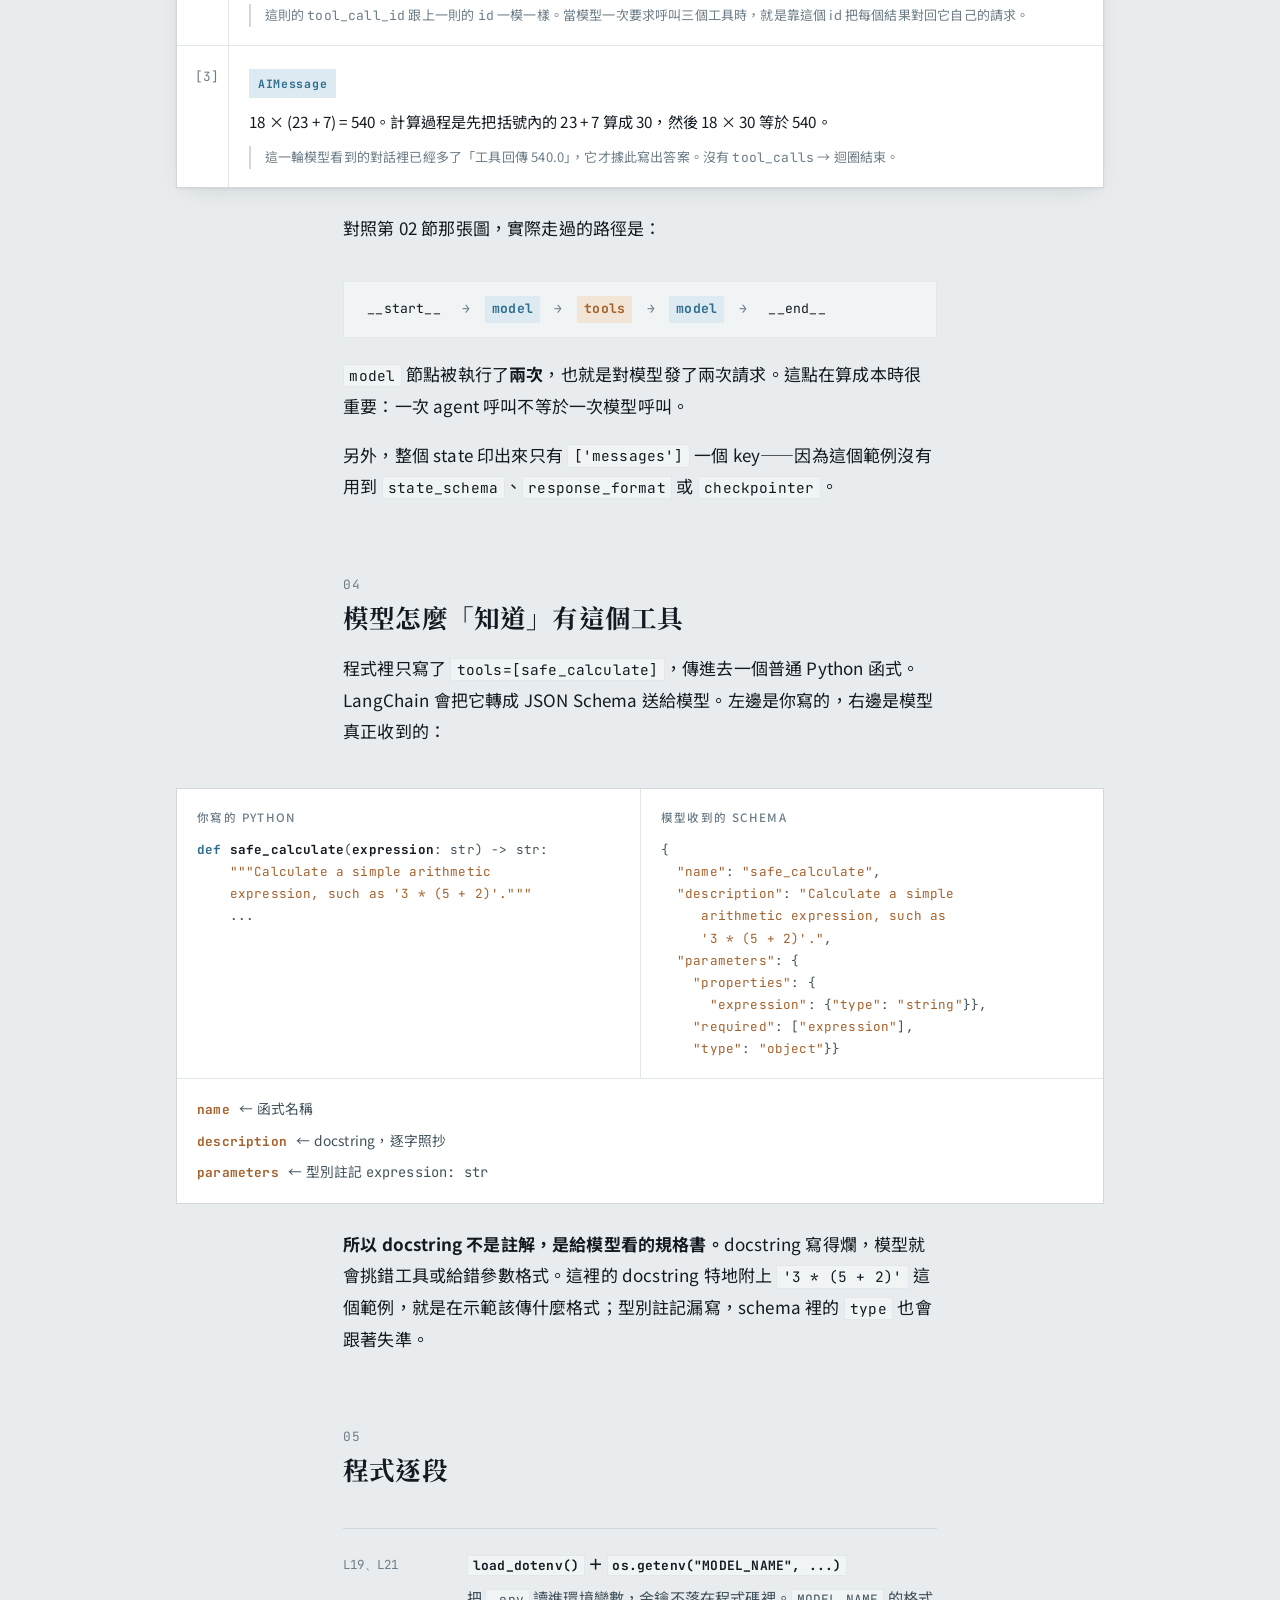
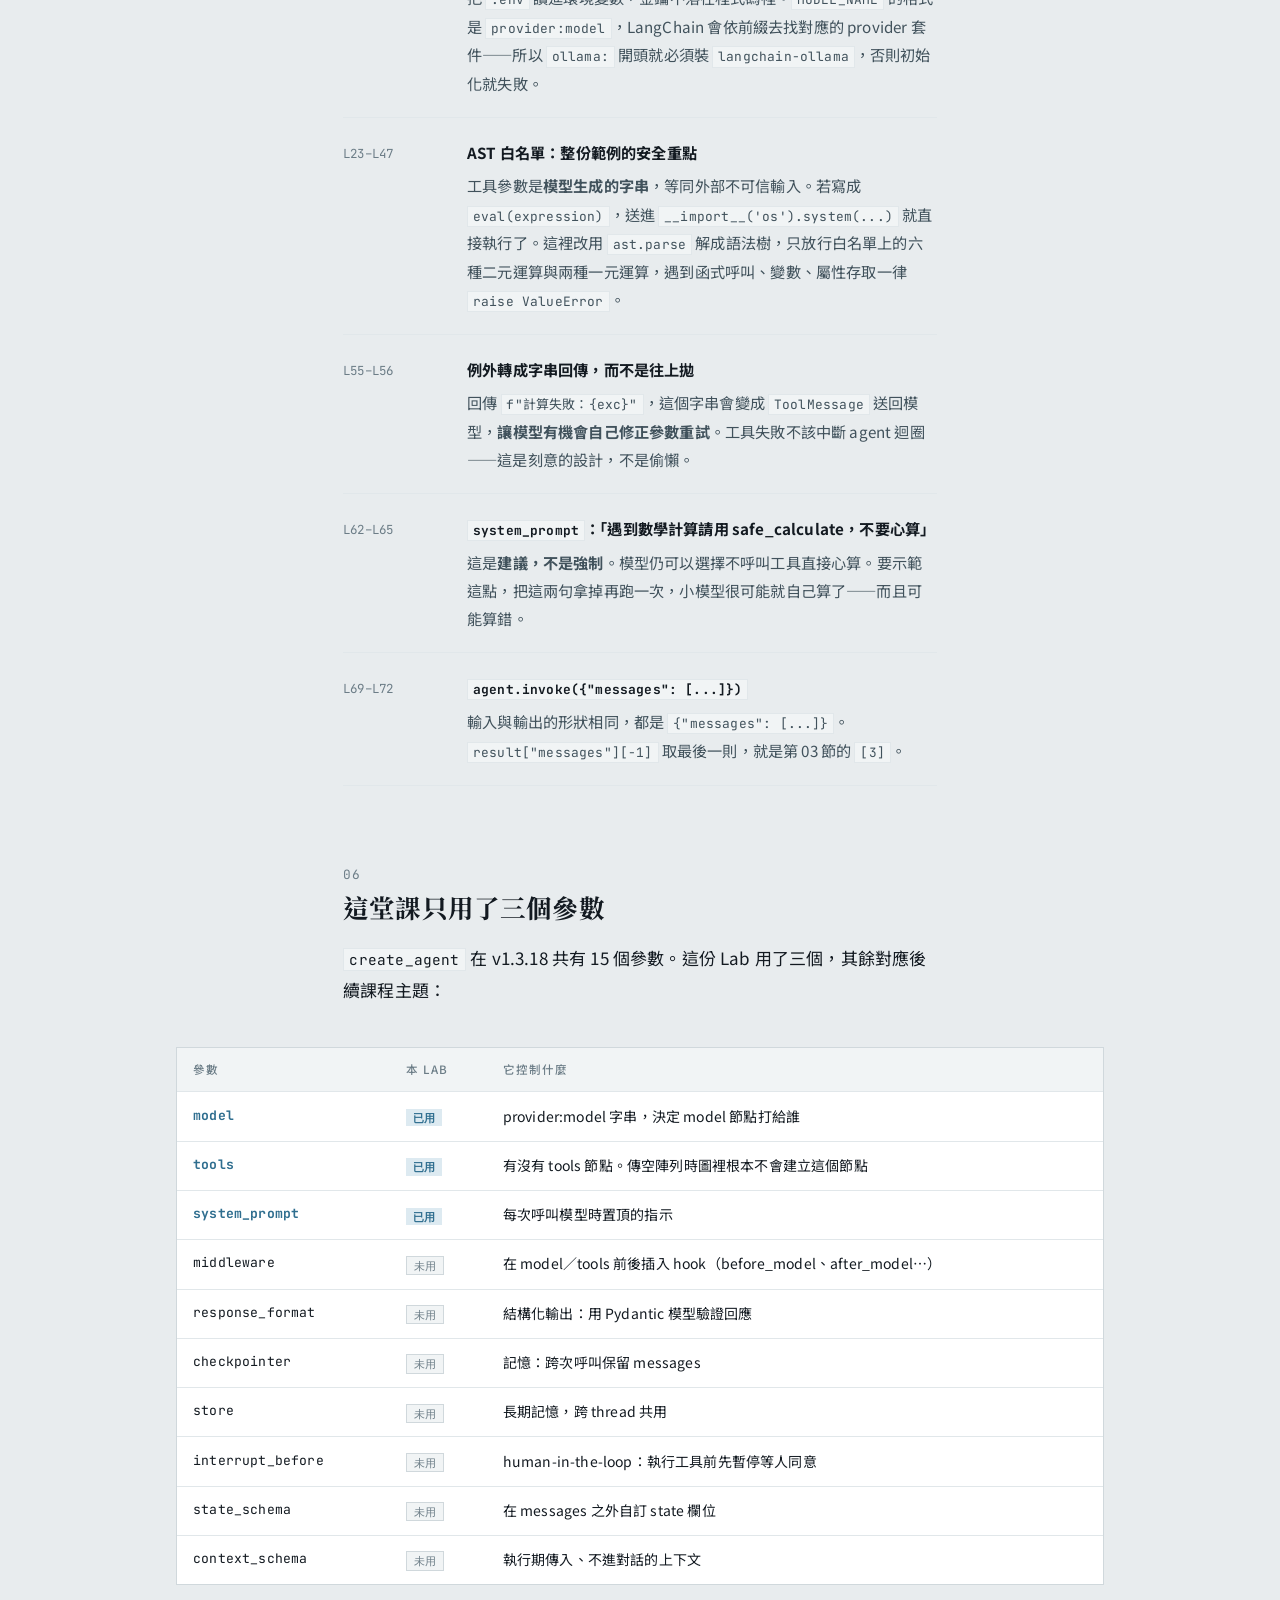
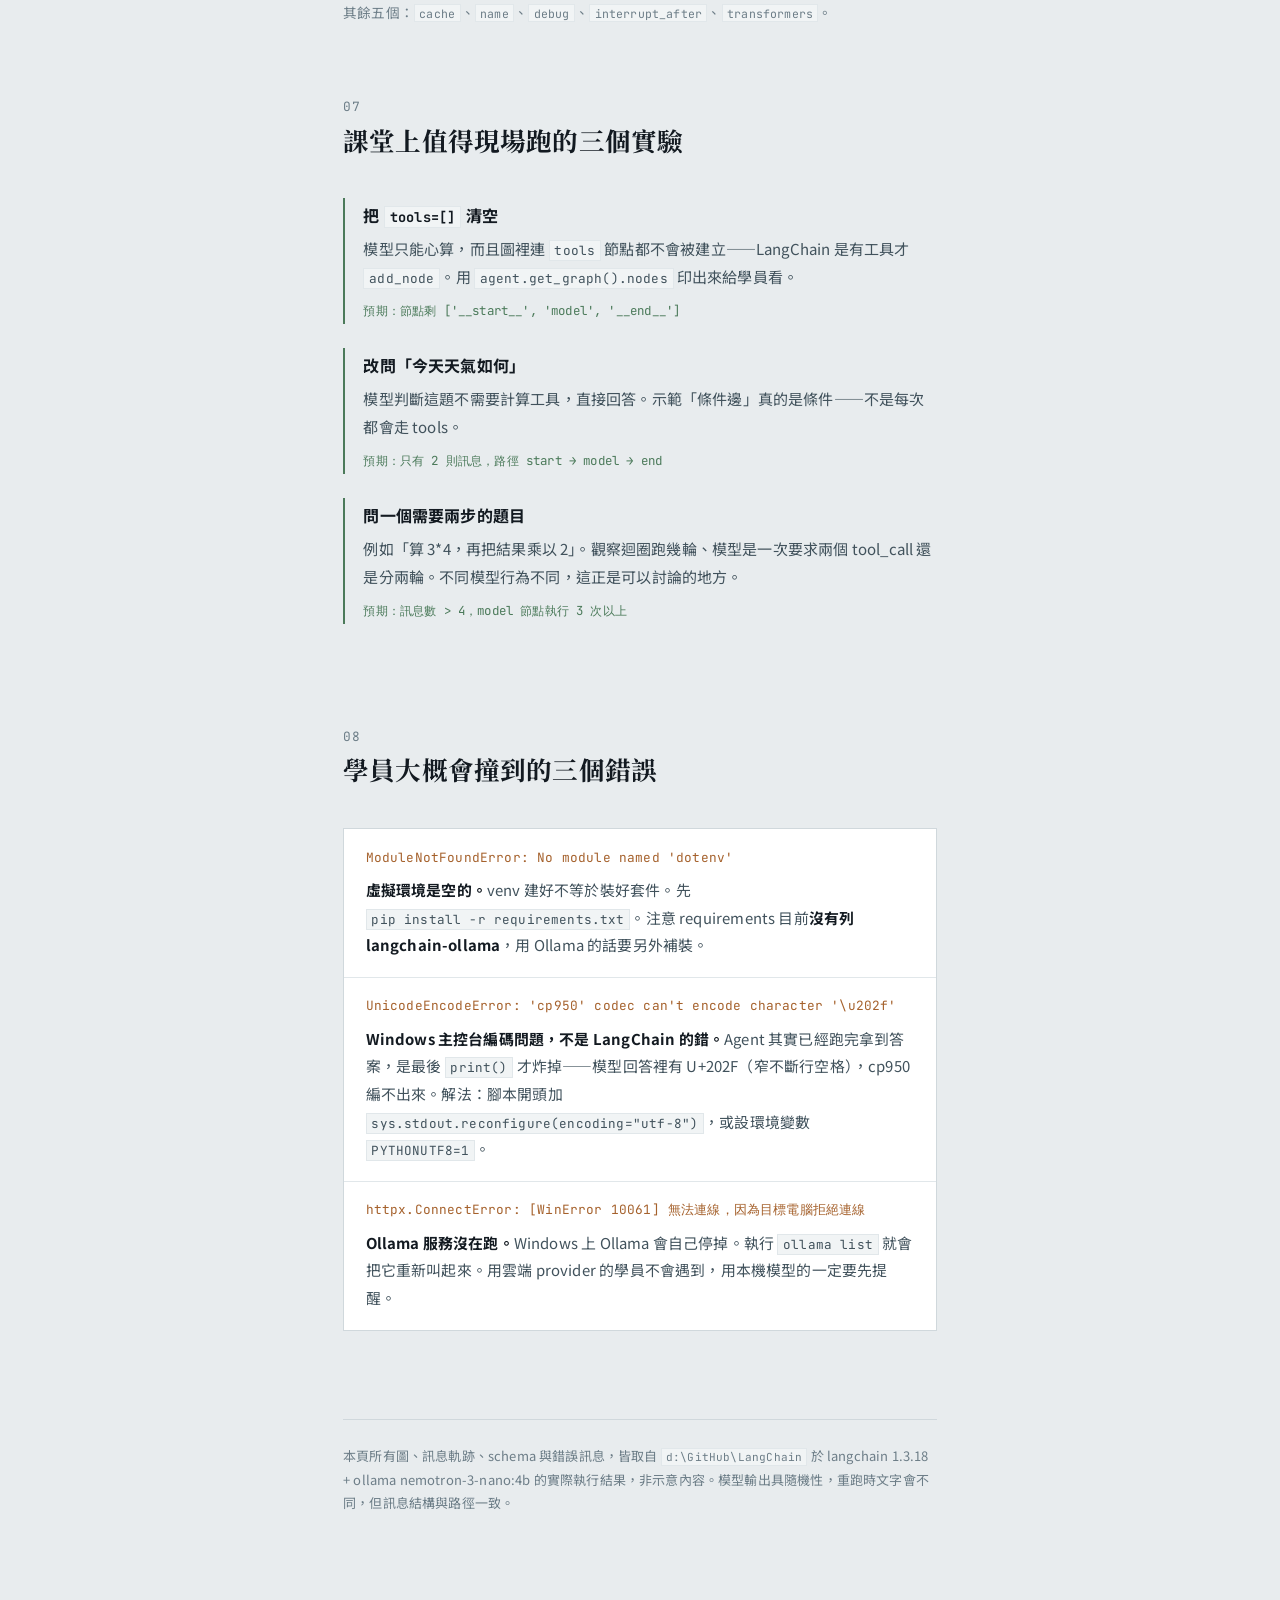
<file: docs/agent-loop.html>
<!doctype html>
<html lang="zh-Hant">
<head>
<meta charset="utf-8">
<meta name="viewport" content="width=device-width, initial-scale=1">
<title>Agent 迴圈</title>
<link rel="preconnect" href="https://fonts.googleapis.com">
<link rel="preconnect" href="https://fonts.gstatic.com" crossorigin>
<link rel="stylesheet" href="https://fonts.googleapis.com/css2?family=JetBrains+Mono:wght@400;700&family=Noto+Sans+TC:wght@400;500;700&family=Noto+Serif+TC:wght@600;700&display=swap">
<style>
/* ─── tokens：淺色為基準，深色只覆寫變數 ─────────────────── */
:root{
  --ground:#E8ECEE;      /* 冷調紙灰，非暖奶油 */
  --surface:#FFFFFF;
  --surface-sunk:#F1F4F5;
  --ink:#131A21;
  --ink-soft:#41525C;
  --ink-mute:#6C7D87;
  --rule:#D0D8DC;
  --rule-soft:#E1E7EA;
  --model:#2F6E8F;       /* 模型節點：鋼藍 */
  --model-wash:#DDEAF1;
  --tool:#A5612C;        /* 工具節點：焦琥珀 */
  --tool-wash:#F3E5D6;
  --exit:#4B7A5A;        /* 離開迴圈 */
  --exit-wash:#DEEBE2;
  --code-bg:#F1F4F5;
  --shadow:0 1px 2px rgba(19,26,33,.06), 0 8px 24px -12px rgba(19,26,33,.18);
}
@media (prefers-color-scheme: dark){
  :root:not([data-theme="light"]){
    --ground:#0E1418;
    --surface:#151D22;
    --surface-sunk:#111a1f;
    --ink:#DDE4E8;
    --ink-soft:#A7B6BE;
    --ink-mute:#7C8D97;
    --rule:#26333A;
    --rule-soft:#1D272D;
    --model:#6BB0D2;
    --model-wash:#16303D;
    --tool:#D99A5B;
    --tool-wash:#3A2916;
    --exit:#7FB894;
    --exit-wash:#17301F;
    --code-bg:#111A1F;
    --shadow:0 1px 2px rgba(0,0,0,.4), 0 8px 24px -12px rgba(0,0,0,.6);
  }
}
:root[data-theme="dark"]{
  --ground:#0E1418; --surface:#151D22; --surface-sunk:#111a1f;
  --ink:#DDE4E8; --ink-soft:#A7B6BE; --ink-mute:#7C8D97;
  --rule:#26333A; --rule-soft:#1D272D;
  --model:#6BB0D2; --model-wash:#16303D;
  --tool:#D99A5B; --tool-wash:#3A2916;
  --exit:#7FB894; --exit-wash:#17301F;
  --code-bg:#111A1F;
  --shadow:0 1px 2px rgba(0,0,0,.4), 0 8px 24px -12px rgba(0,0,0,.6);
}

*{box-sizing:border-box}
html{-webkit-text-size-adjust:100%}
body{
  margin:0;
  background:var(--ground);
  color:var(--ink);
  font-family:"Noto Sans TC","Microsoft JhengHei","PingFang TC","Hiragino Sans TC",sans-serif;
  font-size:17px;
  line-height:1.85;
  letter-spacing:.01em;
}
code,pre,.mono{
  font-family:"JetBrains Mono","Cascadia Mono",Consolas,"Noto Sans TC",monospace;
  font-variant-ligatures:none;
}

/* ─── 版面：中央 66ch 文欄，寬物件跨欄 ─────────────────── */
.page{
  display:grid;
  grid-template-columns:1fr min(66ch,calc(100% - 2.5rem)) 1fr;
  row-gap:0;
  padding-block:0 5rem;
}
.page > *{grid-column:2}
.page > .wide{
  grid-column:1 / -1;
  width:min(calc(100% - 2.5rem),58rem);
  margin-inline:auto;
}

/* ─── 頁首 ─────────────────── */
.masthead{
  grid-column:1 / -1;
  border-bottom:1px solid var(--rule);
  background:var(--surface);
  padding:3.5rem 1.25rem 2.75rem;
  margin-bottom:3rem;
}
.masthead-inner{width:min(calc(100% - 0rem),58rem);margin-inline:auto}
.eyebrow{
  font-size:.75rem;letter-spacing:.16em;text-transform:uppercase;
  color:var(--ink-mute);font-weight:500;margin:0 0 1rem;
}
h1{
  font-family:"Noto Serif TC",Georgia,"Microsoft JhengHei",serif;
  font-weight:700;
  font-size:clamp(2.1rem,5.5vw,3.1rem);
  line-height:1.25;
  letter-spacing:.005em;
  margin:0 0 1rem;
  text-wrap:balance;
}
.standfirst{
  font-size:1.125rem;color:var(--ink-soft);margin:0;max-width:52ch;
  text-wrap:pretty;
}
.masthead dl{
  display:flex;flex-wrap:wrap;gap:.5rem 2.25rem;
  margin:2rem 0 0;padding-top:1.5rem;border-top:1px solid var(--rule-soft);
  font-size:.8125rem;
}
.masthead dt{color:var(--ink-mute);margin:0}
.masthead dd{margin:0 1.5rem 0 .5rem;color:var(--ink-soft);font-weight:500}
.masthead div.pair{display:flex}

/* ─── 標題階層 ─────────────────── */
h2{
  font-family:"Noto Serif TC",Georgia,"Microsoft JhengHei",serif;
  font-size:1.6rem;font-weight:700;line-height:1.4;
  margin:3.5rem 0 1rem;text-wrap:balance;
}
h2 .num{
  font-family:"JetBrains Mono",monospace;
  font-size:.8rem;font-weight:400;color:var(--ink-mute);
  display:block;letter-spacing:.1em;margin-bottom:.4rem;
}
h3{font-size:1.05rem;font-weight:700;margin:2.25rem 0 .5rem;color:var(--ink)}
p{margin:0 0 1.1rem}
a{color:var(--model)}
strong{font-weight:700}
em{font-style:normal;background:linear-gradient(transparent 62%,var(--model-wash) 62%);padding:0 .1em}

/* ─── 定義句 ─────────────────── */
.thesis{
  border-left:3px solid var(--model);
  background:var(--surface);
  padding:1.35rem 1.5rem;
  margin:1.5rem 0 2rem;
  box-shadow:var(--shadow);
}
.thesis p{margin:0;font-size:1.12rem;font-weight:500;line-height:1.75}
.thesis p + p{margin-top:.75rem;font-size:1rem;font-weight:400;color:var(--ink-soft)}

/* ─── 破除誤解 ─────────────────── */
.myths{list-style:none;padding:0;margin:1.5rem 0 0;display:flex;flex-direction:column;gap:1px;background:var(--rule-soft)}
.myths li{background:var(--surface);padding:1.1rem 1.35rem;display:flex;gap:1rem;align-items:flex-start}
.myths .x{
  color:var(--tool);font-weight:700;font-size:.8125rem;letter-spacing:.08em;
  flex:0 0 auto;padding-top:.28rem;font-family:"JetBrains Mono",monospace;
}
.myths p{margin:0;font-size:.98rem}
.myths p + p{margin-top:.4rem;color:var(--ink-soft);font-size:.92rem}

/* ─── 圖 ─────────────────── */
figure{margin:2rem 0;background:var(--surface);border:1px solid var(--rule);padding:1.5rem 1.25rem 1.1rem;box-shadow:var(--shadow)}
figure svg{display:block;width:100%;height:auto}
figcaption{
  font-size:.8125rem;color:var(--ink-mute);margin-top:1.1rem;
  padding-top:.9rem;border-top:1px solid var(--rule-soft);line-height:1.7;
}

/* ─── 程式碼 ─────────────────── */
pre{
  background:var(--code-bg);
  border:1px solid var(--rule-soft);
  padding:1.1rem 1.25rem;
  margin:1.25rem 0;
  overflow-x:auto;
  font-size:.84rem;
  line-height:1.75;
  color:var(--ink-soft);
  tab-size:2;
}
pre b{color:var(--ink);font-weight:700}
.cm{color:var(--ink-mute)}
.st{color:var(--tool)}
.kw{color:var(--model);font-weight:700}
p code,li code,td code,figcaption code,dd code{
  background:var(--code-bg);border:1px solid var(--rule-soft);
  padding:.08em .38em;font-size:.85em;white-space:nowrap;
}
.srcref{
  display:block;font-size:.75rem;color:var(--ink-mute);
  font-family:"JetBrains Mono",monospace;margin:0 0 .4rem;letter-spacing:.02em;
}

/* ─── 訊息軌跡 ─────────────────── */
.trace{border:1px solid var(--rule);background:var(--surface);margin:1.5rem 0;box-shadow:var(--shadow)}
.trace-row{display:grid;grid-template-columns:3.25rem 1fr;border-bottom:1px solid var(--rule-soft)}
.trace-row:last-child{border-bottom:0}
.trace-idx{
  font-family:"JetBrains Mono",monospace;font-size:.8rem;color:var(--ink-mute);
  padding:1.15rem 0 1.15rem 1.1rem;font-variant-numeric:tabular-nums;
  border-right:1px solid var(--rule-soft);
}
.trace-body{padding:1.15rem 1.25rem;min-width:0}
.role{
  display:inline-block;font-family:"JetBrains Mono",monospace;font-size:.72rem;
  letter-spacing:.06em;padding:.16rem .5rem;margin-bottom:.6rem;font-weight:700;
}
.role.human{background:var(--surface-sunk);color:var(--ink-soft);border:1px solid var(--rule)}
.role.ai{background:var(--model-wash);color:var(--model);border:1px solid transparent}
.role.tool{background:var(--tool-wash);color:var(--tool);border:1px solid transparent}
.trace-content{font-size:.95rem;margin:0;word-break:break-word}
.trace-content.empty{color:var(--ink-mute);font-family:"JetBrains Mono",monospace;font-size:.85rem}
.trace-json{
  font-family:"JetBrains Mono",monospace;font-size:.78rem;line-height:1.7;
  background:var(--code-bg);border:1px solid var(--rule-soft);
  padding:.7rem .85rem;margin-top:.7rem;overflow-x:auto;color:var(--ink-soft);
}
.idtag{
  font-family:"JetBrains Mono",monospace;font-size:.72rem;
  background:var(--tool-wash);color:var(--tool);padding:.08em .4em;
  border-bottom:2px solid var(--tool);
}
.note{
  display:block;margin-top:.65rem;font-size:.8125rem;color:var(--ink-mute);
  padding-left:.85rem;border-left:2px solid var(--rule);line-height:1.7;
}

/* ─── 路徑條 ─────────────────── */
.path{
  display:flex;flex-wrap:wrap;align-items:center;gap:.45rem;
  font-family:"JetBrains Mono",monospace;font-size:.82rem;
  background:var(--surface-sunk);border:1px solid var(--rule-soft);
  padding:.85rem 1rem;margin:1.25rem 0;
}
.path span{padding:.1rem .45rem}
.path .n-model{background:var(--model-wash);color:var(--model);font-weight:700}
.path .n-tools{background:var(--tool-wash);color:var(--tool);font-weight:700}
.path .arrow{color:var(--ink-mute)}

/* ─── 對照：函式 → schema ─────────────────── */
.derive{
  display:grid;gap:1px;background:var(--rule-soft);
  border:1px solid var(--rule);margin:1.5rem 0;
}
@media (min-width:44rem){.derive{grid-template-columns:1fr 1fr}}
.derive > div{background:var(--surface);padding:1.1rem 1.25rem}
.derive h4{
  margin:0 0 .7rem;font-size:.72rem;letter-spacing:.12em;text-transform:uppercase;
  color:var(--ink-mute);font-weight:500;
}
.derive pre{margin:0;border:0;padding:0;background:transparent;font-size:.79rem}
.derive-map{
  grid-column:1 / -1;background:var(--surface-sunk);padding:1rem 1.25rem;
  font-size:.86rem;display:flex;flex-direction:column;gap:.35rem;
}
.derive-map div{display:flex;gap:.6rem;align-items:baseline;flex-wrap:wrap}
.derive-map b{font-family:"JetBrains Mono",monospace;font-size:.8rem;color:var(--tool);font-weight:700;flex:0 0 auto}
.derive-map span{color:var(--ink-soft)}

/* ─── 逐行解說 ─────────────────── */
.walk{margin:1.5rem 0;border-top:1px solid var(--rule)}
.walk-item{
  display:grid;grid-template-columns:6.5rem 1fr;gap:0 1.25rem;
  padding:1.25rem 0;border-bottom:1px solid var(--rule-soft);
}
@media (max-width:36rem){.walk-item{grid-template-columns:1fr;gap:.35rem}}
.walk-line{
  font-family:"JetBrains Mono",monospace;font-size:.78rem;color:var(--ink-mute);
  padding-top:.25rem;font-variant-numeric:tabular-nums;
}
.walk-body p{margin:0;font-size:.95rem}
.walk-body p:first-child{font-weight:700;margin-bottom:.3rem}
.walk-body p + p{color:var(--ink-soft)}

/* ─── 參數表 ─────────────────── */
.tablewrap{overflow-x:auto;margin:1.5rem 0;border:1px solid var(--rule);background:var(--surface)}
table{border-collapse:collapse;width:100%;font-size:.875rem}
th,td{text-align:left;padding:.7rem 1rem;border-bottom:1px solid var(--rule-soft);vertical-align:top}
th{
  font-size:.72rem;letter-spacing:.1em;text-transform:uppercase;color:var(--ink-mute);
  font-weight:500;background:var(--surface-sunk);white-space:nowrap;
}
tbody tr:last-child td{border-bottom:0}
td.p{font-family:"JetBrains Mono",monospace;font-size:.82rem;white-space:nowrap;color:var(--ink)}
td.used{color:var(--model);font-weight:700}
.chip{
  font-family:"JetBrains Mono",monospace;font-size:.7rem;padding:.1rem .4rem;
  letter-spacing:.04em;white-space:nowrap;
}
.chip.yes{background:var(--model-wash);color:var(--model);font-weight:700}
.chip.no{background:var(--surface-sunk);color:var(--ink-mute);border:1px solid var(--rule)}

/* ─── 實驗 ─────────────────── */
.labs{list-style:none;padding:0;margin:1.5rem 0;counter-reset:lab}
.labs li{
  border-left:2px solid var(--exit);padding:.15rem 0 .15rem 1.15rem;margin-bottom:1.5rem;
}
.labs h3{margin:0 0 .3rem;font-size:1rem}
.labs p{margin:0;font-size:.94rem;color:var(--ink-soft)}
.labs .expect{
  display:block;margin-top:.5rem;font-family:"JetBrains Mono",monospace;
  font-size:.78rem;color:var(--exit);
}

/* ─── 故障排除 ─────────────────── */
.faults{margin:1.5rem 0;display:flex;flex-direction:column;gap:1px;background:var(--rule-soft);border:1px solid var(--rule)}
.faults > div{background:var(--surface);padding:1.15rem 1.35rem}
.faults .err{
  font-family:"JetBrains Mono",monospace;font-size:.8rem;color:var(--tool);
  display:block;margin-bottom:.5rem;word-break:break-word;line-height:1.6;
}
.faults p{margin:0;font-size:.93rem;color:var(--ink-soft)}
.faults p strong{color:var(--ink)}

footer{
  margin-top:4rem;padding-top:1.5rem;border-top:1px solid var(--rule);
  font-size:.8125rem;color:var(--ink-mute);line-height:1.8;
}
a:focus-visible,summary:focus-visible{outline:2px solid var(--model);outline-offset:3px}
</style>
</head>
<body>
<div class="page">

  <header class="masthead">
    <div class="masthead-inner">
      <p class="eyebrow">LangChain v1 · Day 1 Lab</p>
      <h1>Agent 迴圈</h1>
      <p class="standfirst">Agent 不是更聰明的模型，是一個「呼叫模型 → 執行工具 → 把結果餵回模型」的迴圈——而迴圈要跑幾輪，由模型自己決定。</p>
      <dl>
        <div class="pair"><dt>範例</dt><dd>src/01_basic_agent.py</dd></div>
        <div class="pair"><dt>版本</dt><dd>langchain 1.3.18</dd></div>
        <div class="pair"><dt>模型</dt><dd>ollama:nemotron-3-nano:4b</dd></div>
      </dl>
    </div>
  </header>

  <h2><span class="num">01</span>先把定義釘死</h2>

  <div class="thesis">
    <p>Agent＝模型與工具之間的一個受控迴圈。程式負責執行工具、維護對話；模型負責決定「還要不要再呼叫工具」。</p>
    <p>這是 agent 跟一般 LLM 呼叫唯一的本質差別。普通呼叫是「輸入 → 模型 → 輸出」，一次結束；agent 讓模型在回話時可以說「我還不能回答，先幫我執行這個函式」，程式跑完把結果貼回對話，再問一次——直到模型不再要求工具。</p>
  </div>

  <p>教這一段時，有兩個誤解一定要先拆掉，否則後面談權限與安全會全部歪掉。</p>

  <ul class="myths">
    <li>
      <span class="x">誤</span>
      <div>
        <p>「Agent 是更聰明的模型。」</p>
        <p>模型完全沒變。同一個 <code>nemotron-3-nano:4b</code>，換掉外面那圈控制流程就從聊天機器人變成 agent。變的是流程，不是模型。</p>
      </div>
    </li>
    <li>
      <span class="x">誤</span>
      <div>
        <p>「Agent 會自己執行程式。」</p>
        <p>模型<strong>只能輸出一段 JSON</strong>，說明它想呼叫哪個函式、帶什麼參數。真正執行 Python 的是 LangChain 的程式碼，在你的機器上、用你的權限。模型從頭到尾沒有執行能力。</p>
      </div>
    </li>
  </ul>

  <h2><span class="num">02</span><code>create_agent</code> 造出來的是一張圖</h2>

  <p>這行 <code>create_agent(...)</code> 回傳的<em>不是</em>一個 Agent 物件，而是一張編譯好的 LangGraph 狀態圖（<code>CompiledStateGraph</code>）。把它的節點與邊印出來，就是下面這張圖——不是示意圖，是實際結構。</p>

  <figure class="wide">
    <svg viewBox="0 32 620 245" role="img" aria-labelledby="graphtitle graphdesc">
      <title id="graphtitle">Agent 狀態圖</title>
      <desc id="graphdesc">START 進入 model 節點；model 若產生 tool_calls 就前往 tools 節點，tools 執行後回到 model；model 若沒有 tool_calls 則前往 END。</desc>
      <defs>
        <marker id="ah" viewBox="0 0 10 10" refX="9" refY="5" markerWidth="7" markerHeight="7" orient="auto-start-reverse">
          <path d="M0,0 L10,5 L0,10 z" fill="var(--ink-mute)"></path>
        </marker>
      </defs>

      <!-- edges -->
      <path d="M114,110 L184,110" fill="none" stroke="var(--ink-mute)" stroke-width="1.5" marker-end="url(#ah)"></path>
      <path d="M308,94 C 345,60 375,60 410,94" fill="none" stroke="var(--ink-mute)" stroke-width="1.5" marker-end="url(#ah)"></path>
      <path d="M412,126 C 375,160 345,160 310,126" fill="none" stroke="var(--ink-mute)" stroke-width="1.5" marker-end="url(#ah)"></path>
      <path d="M250,138 L250,215" fill="none" stroke="var(--ink-mute)" stroke-width="1.5" marker-end="url(#ah)"></path>

      <!-- edge labels -->
      <text x="359" y="52" text-anchor="middle" fill="var(--ink-soft)" font-family="JetBrains Mono, monospace" font-size="12.5">有 tool_calls</text>
      <text x="384" y="182" text-anchor="middle" fill="var(--ink-soft)" font-family="JetBrains Mono, monospace" font-size="12.5">結果 append 回 messages</text>
      <text x="238" y="181" text-anchor="end" fill="var(--ink-soft)" font-family="JetBrains Mono, monospace" font-size="12.5">沒有 tool_calls</text>

      <!-- START -->
      <rect x="30" y="93" width="84" height="34" rx="17" fill="var(--surface)" stroke="var(--rule)" stroke-width="1.5"></rect>
      <text x="72" y="115" text-anchor="middle" fill="var(--ink-mute)" font-family="JetBrains Mono, monospace" font-size="12.5">__start__</text>

      <!-- model -->
      <rect x="192" y="82" width="116" height="56" rx="3" fill="var(--model-wash)" stroke="var(--model)" stroke-width="2"></rect>
      <text x="250" y="107" text-anchor="middle" fill="var(--model)" font-family="JetBrains Mono, monospace" font-size="15" font-weight="700">model</text>
      <text x="250" y="125" text-anchor="middle" fill="var(--model)" font-size="11.5">呼叫模型</text>

      <!-- tools -->
      <rect x="412" y="82" width="116" height="56" rx="3" fill="var(--tool-wash)" stroke="var(--tool)" stroke-width="2"></rect>
      <text x="470" y="107" text-anchor="middle" fill="var(--tool)" font-family="JetBrains Mono, monospace" font-size="15" font-weight="700">tools</text>
      <text x="470" y="125" text-anchor="middle" fill="var(--tool)" font-size="11.5">執行 Python 函式</text>

      <!-- END -->
      <rect x="208" y="217" width="84" height="34" rx="17" fill="var(--surface)" stroke="var(--rule)" stroke-width="1.5"></rect>
      <text x="250" y="239" text-anchor="middle" fill="var(--ink-mute)" font-family="JetBrains Mono, monospace" font-size="12.5">__end__</text>
    </svg>
    <figcaption>節點與邊取自 <code>agent.get_graph()</code>，非手繪示意。<code>model → tools</code> 與 <code>model → __end__</code> 是<strong>條件邊</strong>，也就是「模型自己決定」的那個分岔點；<code>tools → model</code> 是無條件的回程。</figcaption>
  </figure>

  <h3>迴圈的結束條件只有一行</h3>

  <p>分岔判斷寫在 <code>langchain/agents/factory.py</code>。原始碼的註解自己講得很白——這就是 agent 迴圈的經典結束條件，沒有別的魔法：</p>

  <pre><span class="srcref">factory.py:1952-1955</span><span class="cm"># 3. If the model hasn't called any tools, exit the loop
# this is the classic exit condition for an agent loop</span>
<span class="kw">if</span> len(last_ai_message.tool_calls) == <b>0</b>:
    <span class="kw">return</span> end_destination</pre>

  <p>換句話說：<strong>每一輪模型回話後，程式只檢查一件事——這則 AI 訊息裡有沒有 <code>tool_calls</code>。</strong>有就去 <code>tools</code> 節點，沒有就結束。</p>

  <h2><span class="num">03</span>真的跑一次，裡面長什麼樣</h2>

  <p>把 <code>agent.invoke()</code> 回傳的完整訊息序列印出來。問題是「請計算 18 * (23 + 7)，並用一句話說明。」，最後產生 <strong>4 則訊息</strong>：</p>

  <div class="trace wide">
    <div class="trace-row">
      <div class="trace-idx">[0]</div>
      <div class="trace-body">
        <span class="role human">HumanMessage</span>
        <p class="trace-content">請計算 18 * (23 + 7)，並用一句話說明。</p>
      </div>
    </div>
    <div class="trace-row">
      <div class="trace-idx">[1]</div>
      <div class="trace-body">
        <span class="role ai">AIMessage</span>
        <p class="trace-content empty">content = ''　　← 空字串</p>
        <div class="trace-json">[{"name": "safe_calculate",<br>&nbsp;&nbsp;"args": {"expression": "18 * (23 + 7)"},<br>&nbsp;&nbsp;"id": <span class="idtag">6443b657-30ee-439b-be9e-494bdeaef0b2</span>,<br>&nbsp;&nbsp;"type": "tool_call"}]</div>
        <span class="note">模型這一輪一個字都沒說。它整個回應就是「我要呼叫這個工具」。這證明模型的輸出不只是文字——<code>content</code> 與 <code>tool_calls</code> 是兩個並存的欄位。</span>
      </div>
    </div>
    <div class="trace-row">
      <div class="trace-idx">[2]</div>
      <div class="trace-body">
        <span class="role tool">ToolMessage</span>
        <p class="trace-content mono">540.0</p>
        <div class="trace-json">tool_call_id = <span class="idtag">6443b657-30ee-439b-be9e-494bdeaef0b2</span><br>name = "safe_calculate"</div>
        <span class="note">這則的 <code>tool_call_id</code> 跟上一則的 <code>id</code> 一模一樣。當模型一次要求呼叫三個工具時，就是靠這個 id 把每個結果對回它自己的請求。</span>
      </div>
    </div>
    <div class="trace-row">
      <div class="trace-idx">[3]</div>
      <div class="trace-body">
        <span class="role ai">AIMessage</span>
        <p class="trace-content">18 × (23 + 7) = 540。計算過程是先把括號內的 23 + 7 算成 30，然後 18 × 30 等於 540。</p>
        <span class="note">這一輪模型看到的對話裡已經多了「工具回傳 540.0」，它才據此寫出答案。沒有 <code>tool_calls</code> → 迴圈結束。</span>
      </div>
    </div>
  </div>

  <p>對照第 02 節那張圖，實際走過的路徑是：</p>

  <div class="path">
    <span>__start__</span><span class="arrow">→</span>
    <span class="n-model">model</span><span class="arrow">→</span>
    <span class="n-tools">tools</span><span class="arrow">→</span>
    <span class="n-model">model</span><span class="arrow">→</span>
    <span>__end__</span>
  </div>

  <p><code>model</code> 節點被執行了<strong>兩次</strong>，也就是對模型發了兩次請求。這點在算成本時很重要：一次 agent 呼叫不等於一次模型呼叫。</p>

  <p>另外，整個 state 印出來只有 <code>['messages']</code> 一個 key——因為這個範例沒有用到 <code>state_schema</code>、<code>response_format</code> 或 <code>checkpointer</code>。</p>

  <h2><span class="num">04</span>模型怎麼「知道」有這個工具</h2>

  <p>程式裡只寫了 <code>tools=[safe_calculate]</code>，傳進去一個普通 Python 函式。LangChain 會把它轉成 JSON Schema 送給模型。左邊是你寫的，右邊是模型真正收到的：</p>

  <div class="derive wide">
    <div>
      <h4>你寫的 Python</h4>
      <pre><span class="kw">def</span> <b>safe_calculate</b>(<b>expression</b>: str) -&gt; str:
    <span class="st">"""Calculate a simple arithmetic
    expression, such as '3 * (5 + 2)'."""</span>
    ...</pre>
    </div>
    <div>
      <h4>模型收到的 schema</h4>
      <pre>{
  <span class="st">"name"</span>: <span class="st">"safe_calculate"</span>,
  <span class="st">"description"</span>: <span class="st">"Calculate a simple
     arithmetic expression, such as
     '3 * (5 + 2)'."</span>,
  <span class="st">"parameters"</span>: {
    <span class="st">"properties"</span>: {
      <span class="st">"expression"</span>: {<span class="st">"type"</span>: <span class="st">"string"</span>}},
    <span class="st">"required"</span>: [<span class="st">"expression"</span>],
    <span class="st">"type"</span>: <span class="st">"object"</span>}}</pre>
    </div>
    <div class="derive-map">
      <div><b>name</b><span>← 函式名稱</span></div>
      <div><b>description</b><span>← docstring，逐字照抄</span></div>
      <div><b>parameters</b><span>← 型別註記 <code>expression: str</code></span></div>
    </div>
  </div>

  <p><strong>所以 docstring 不是註解，是給模型看的規格書。</strong>docstring 寫得爛，模型就會挑錯工具或給錯參數格式。這裡的 docstring 特地附上 <code>'3 * (5 + 2)'</code> 這個範例，就是在示範該傳什麼格式；型別註記漏寫，schema 裡的 <code>type</code> 也會跟著失準。</p>

  <h2><span class="num">05</span>程式逐段</h2>

  <div class="walk">
    <div class="walk-item">
      <div class="walk-line">L19、L21</div>
      <div class="walk-body">
        <p><code>load_dotenv()</code> ＋ <code>os.getenv("MODEL_NAME", ...)</code></p>
        <p>把 <code>.env</code> 讀進環境變數，金鑰不落在程式碼裡。<code>MODEL_NAME</code> 的格式是 <code>provider:model</code>，LangChain 會依前綴去找對應的 provider 套件——所以 <code>ollama:</code> 開頭就必須裝 <code>langchain-ollama</code>，否則初始化就失敗。</p>
      </div>
    </div>
    <div class="walk-item">
      <div class="walk-line">L23–L47</div>
      <div class="walk-body">
        <p>AST 白名單：整份範例的安全重點</p>
        <p>工具參數是<strong>模型生成的字串</strong>，等同外部不可信輸入。若寫成 <code>eval(expression)</code>，送進 <code>__import__('os').system(...)</code> 就直接執行了。這裡改用 <code>ast.parse</code> 解成語法樹，只放行白名單上的六種二元運算與兩種一元運算，遇到函式呼叫、變數、屬性存取一律 <code>raise ValueError</code>。</p>
      </div>
    </div>
    <div class="walk-item">
      <div class="walk-line">L55–L56</div>
      <div class="walk-body">
        <p>例外轉成字串回傳，而不是往上拋</p>
        <p>回傳 <code>f"計算失敗：{exc}"</code>，這個字串會變成 <code>ToolMessage</code> 送回模型，<strong>讓模型有機會自己修正參數重試</strong>。工具失敗不該中斷 agent 迴圈——這是刻意的設計，不是偷懶。</p>
      </div>
    </div>
    <div class="walk-item">
      <div class="walk-line">L62–L65</div>
      <div class="walk-body">
        <p><code>system_prompt</code>：「遇到數學計算請用 safe_calculate，不要心算」</p>
        <p>這是<strong>建議，不是強制</strong>。模型仍可以選擇不呼叫工具直接心算。要示範這點，把這兩句拿掉再跑一次，小模型很可能就自己算了——而且可能算錯。</p>
      </div>
    </div>
    <div class="walk-item">
      <div class="walk-line">L69–L72</div>
      <div class="walk-body">
        <p><code>agent.invoke({"messages": [...]})</code></p>
        <p>輸入與輸出的形狀相同，都是 <code>{"messages": [...]}</code>。<code>result["messages"][-1]</code> 取最後一則，就是第 03 節的 <code>[3]</code>。</p>
      </div>
    </div>
  </div>

  <h2><span class="num">06</span>這堂課只用了三個參數</h2>

  <p><code>create_agent</code> 在 v1.3.18 共有 15 個參數。這份 Lab 用了三個，其餘對應後續課程主題：</p>

  <div class="tablewrap wide">
    <table>
      <thead>
        <tr><th>參數</th><th>本 Lab</th><th>它控制什麼</th></tr>
      </thead>
      <tbody>
        <tr><td class="p used">model</td><td><span class="chip yes">已用</span></td><td>provider:model 字串，決定 model 節點打給誰</td></tr>
        <tr><td class="p used">tools</td><td><span class="chip yes">已用</span></td><td>有沒有 tools 節點。傳空陣列時圖裡根本不會建立這個節點</td></tr>
        <tr><td class="p used">system_prompt</td><td><span class="chip yes">已用</span></td><td>每次呼叫模型時置頂的指示</td></tr>
        <tr><td class="p">middleware</td><td><span class="chip no">未用</span></td><td>在 model／tools 前後插入 hook（before_model、after_model…）</td></tr>
        <tr><td class="p">response_format</td><td><span class="chip no">未用</span></td><td>結構化輸出：用 Pydantic 模型驗證回應</td></tr>
        <tr><td class="p">checkpointer</td><td><span class="chip no">未用</span></td><td>記憶：跨次呼叫保留 messages</td></tr>
        <tr><td class="p">store</td><td><span class="chip no">未用</span></td><td>長期記憶，跨 thread 共用</td></tr>
        <tr><td class="p">interrupt_before</td><td><span class="chip no">未用</span></td><td>human-in-the-loop：執行工具前先暫停等人同意</td></tr>
        <tr><td class="p">state_schema</td><td><span class="chip no">未用</span></td><td>在 messages 之外自訂 state 欄位</td></tr>
        <tr><td class="p">context_schema</td><td><span class="chip no">未用</span></td><td>執行期傳入、不進對話的上下文</td></tr>
      </tbody>
    </table>
  </div>
  <p style="font-size:.85rem;color:var(--ink-mute);margin-top:-.6rem">其餘五個：<code>cache</code>、<code>name</code>、<code>debug</code>、<code>interrupt_after</code>、<code>transformers</code>。</p>

  <h2><span class="num">07</span>課堂上值得現場跑的三個實驗</h2>

  <ol class="labs">
    <li>
      <h3>把 <code>tools=[]</code> 清空</h3>
      <p>模型只能心算，而且圖裡連 <code>tools</code> 節點都不會被建立——LangChain 是有工具才 <code>add_node</code>。用 <code>agent.get_graph().nodes</code> 印出來給學員看。</p>
      <span class="expect">預期：節點剩 ['__start__', 'model', '__end__']</span>
    </li>
    <li>
      <h3>改問「今天天氣如何」</h3>
      <p>模型判斷這題不需要計算工具，直接回答。示範「條件邊」真的是條件——不是每次都會走 tools。</p>
      <span class="expect">預期：只有 2 則訊息，路徑 start → model → end</span>
    </li>
    <li>
      <h3>問一個需要兩步的題目</h3>
      <p>例如「算 3*4，再把結果乘以 2」。觀察迴圈跑幾輪、模型是一次要求兩個 tool_call 還是分兩輪。不同模型行為不同，這正是可以討論的地方。</p>
      <span class="expect">預期：訊息數 &gt; 4，model 節點執行 3 次以上</span>
    </li>
  </ol>

  <h2><span class="num">08</span>學員大概會撞到的三個錯誤</h2>

  <div class="faults">
    <div>
      <span class="err">ModuleNotFoundError: No module named 'dotenv'</span>
      <p><strong>虛擬環境是空的。</strong>venv 建好不等於裝好套件。先 <code>pip install -r requirements.txt</code>。注意 requirements 目前<strong>沒有列 langchain-ollama</strong>，用 Ollama 的話要另外補裝。</p>
    </div>
    <div>
      <span class="err">UnicodeEncodeError: 'cp950' codec can't encode character '\u202f'</span>
      <p><strong>Windows 主控台編碼問題，不是 LangChain 的錯。</strong>Agent 其實已經跑完拿到答案，是最後 <code>print()</code> 才炸掉——模型回答裡有 U+202F（窄不斷行空格），cp950 編不出來。解法：腳本開頭加 <code>sys.stdout.reconfigure(encoding="utf-8")</code>，或設環境變數 <code>PYTHONUTF8=1</code>。</p>
    </div>
    <div>
      <span class="err">httpx.ConnectError: [WinError 10061] 無法連線，因為目標電腦拒絕連線</span>
      <p><strong>Ollama 服務沒在跑。</strong>Windows 上 Ollama 會自己停掉。執行 <code>ollama list</code> 就會把它重新叫起來。用雲端 provider 的學員不會遇到，用本機模型的一定要先提醒。</p>
    </div>
  </div>

  <footer>
    <p>本頁所有圖、訊息軌跡、schema 與錯誤訊息，皆取自 <code>d:\GitHub\LangChain</code> 於 langchain 1.3.18 + ollama nemotron-3-nano:4b 的實際執行結果，非示意內容。模型輸出具隨機性，重跑時文字會不同，但訊息結構與路徑一致。</p>
  </footer>

</div>
</body>
</html>
</file>
<file: project02/css/style.css>
@import url('https://fonts.googleapis.com/css2?family=Press+Start+2P&display=swap');

:root {
  --bg-color: #060913;
  --panel-bg: rgba(13, 20, 36, 0.85);
  --primary-cyan: #00f0ff;
  --neon-pink: #ff2a70;
  --neon-yellow: #ffe600;
  --neon-green: #00ff88;
  --text-white: #f8fafc;
  --border-glow: 0 0 15px rgba(0, 240, 255, 0.4);
}

* {
  box-sizing: border-box;
  margin: 0;
  padding: 0;
  user-select: none;
  -webkit-user-select: none;
}

body {
  background-color: var(--bg-color);
  color: var(--text-white);
  font-family: 'Press Start 2P', monospace, sans-serif;
  min-height: 100vh;
  display: flex;
  flex-direction: column;
  align-items: center;
  justify-content: center;
  overflow-x: hidden;
  touch-action: manipulation;
}

/* 遊戲外層街機外框容器 */
.arcade-container {
  position: relative;
  width: 100%;
  max-width: 600px;
  height: 100vh;
  max-height: 800px;
  display: flex;
  flex-direction: column;
  background: #000;
  border: 3px solid #1e293b;
  border-radius: 12px;
  box-shadow: 0 0 30px rgba(0, 240, 255, 0.2), inset 0 0 15px rgba(0, 0, 0, 0.8);
  overflow: hidden;
}

@media (min-width: 650px) {
  .arcade-container {
    height: 94vh;
    border-color: #00f0ff;
    box-shadow: 0 0 25px rgba(0, 240, 255, 0.35), inset 0 0 20px rgba(0, 0, 0, 0.9);
  }
}

/* 頂部導航與功能鍵列 */
.top-navbar {
  display: flex;
  justify-content: space-between;
  align-items: center;
  padding: 8px 14px;
  background: rgba(10, 15, 29, 0.95);
  border-bottom: 2px solid #1e293b;
  z-index: 10;
}

.game-title-bar {
  font-size: 11px;
  color: var(--primary-cyan);
  text-shadow: 0 0 8px var(--primary-cyan);
  letter-spacing: 1px;
}

.nav-actions {
  display: flex;
  gap: 8px;
}

.nav-btn {
  background: #111c33;
  border: 1px solid #00f0ff;
  color: #fff;
  font-family: inherit;
  font-size: 9px;
  padding: 5px 8px;
  border-radius: 4px;
  cursor: pointer;
  display: flex;
  align-items: center;
  gap: 4px;
  transition: all 0.2s;
}

.nav-btn:hover {
  background: #00f0ff;
  color: #000;
  box-shadow: 0 0 8px #00f0ff;
}

/* 遊戲狀態 HUD (分數、生命值等) */
.hud-bar {
  display: flex;
  justify-content: space-between;
  align-items: center;
  padding: 10px 14px;
  background: rgba(0, 0, 0, 0.8);
  border-bottom: 1px solid rgba(0, 240, 255, 0.2);
  z-index: 10;
  font-size: 9px;
}

.hud-item {
  display: flex;
  flex-direction: column;
  gap: 4px;
}

.hud-label {
  color: #94a3b8;
  font-size: 8px;
}

.hud-val {
  color: #fff;
  letter-spacing: 1px;
}

.hud-score {
  color: var(--neon-yellow);
  text-shadow: 0 0 5px var(--neon-yellow);
}

.hud-high {
  color: var(--neon-pink);
  text-shadow: 0 0 5px var(--neon-pink);
}

.hud-wave {
  color: var(--primary-cyan);
}

.hud-lives {
  display: flex;
  gap: 3px;
  font-size: 11px;
}

/* 畫布視圖 */
.canvas-wrapper {
  position: relative;
  flex: 1;
  width: 100%;
  height: 100%;
  display: flex;
  align-items: center;
  justify-content: center;
  background: #050711;
  overflow: hidden;
}

#gameCanvas {
  width: 100%;
  height: 100%;
  object-fit: contain;
  display: block;
}

/* CRT 復古掃描線濾鏡 */
.crt-overlay {
  position: absolute;
  top: 0;
  left: 0;
  width: 100%;
  height: 100%;
  pointer-events: none;
  background: linear-gradient(
    rgba(18, 16, 16, 0) 50%, 
    rgba(0, 0, 0, 0.25) 50%
  ), linear-gradient(
    90deg,
    rgba(255, 0, 0, 0.03),
    rgba(0, 255, 0, 0.01),
    rgba(0, 0, 255, 0.03)
  );
  background-size: 100% 3px, 3px 100%;
  z-index: 20;
}

/* 選單與彈跳視窗覆蓋層 */
.overlay {
  position: absolute;
  top: 0;
  left: 0;
  width: 100%;
  height: 100%;
  background: rgba(5, 7, 17, 0.88);
  backdrop-filter: blur(4px);
  display: flex;
  flex-direction: column;
  align-items: center;
  justify-content: center;
  padding: 24px;
  text-align: center;
  z-index: 30;
  transition: opacity 0.25s ease;
}

.overlay.hidden {
  opacity: 0;
  pointer-events: none;
  display: none;
}

/* 遊戲大標題 */
.main-title {
  font-size: 26px;
  color: var(--neon-yellow);
  text-shadow: 0 0 10px #ff9900, 0 0 25px #ff2a70;
  margin-bottom: 8px;
  animation: pulseTitle 2s infinite alternate;
}

.subtitle {
  font-size: 10px;
  color: var(--primary-cyan);
  margin-bottom: 24px;
  letter-spacing: 2px;
}

@keyframes pulseTitle {
  0% { transform: scale(0.98); text-shadow: 0 0 10px #ff9900, 0 0 20px #ff2a70; }
  100% { transform: scale(1.02); text-shadow: 0 0 15px #ffe600, 0 0 35px #ff2a70; }
}

/* 說明面板 */
.info-card {
  background: rgba(15, 23, 42, 0.9);
  border: 1px solid rgba(0, 240, 255, 0.3);
  border-radius: 8px;
  padding: 16px;
  width: 100%;
  max-width: 440px;
  margin-bottom: 24px;
  font-size: 9px;
  line-height: 1.8;
  text-align: left;
}

.info-title {
  color: var(--neon-green);
  margin-bottom: 10px;
  text-align: center;
  font-size: 10px;
}

.key-badge {
  display: inline-block;
  background: #334155;
  color: #fff;
  padding: 2px 6px;
  border-radius: 3px;
  border: 1px solid #64748b;
  margin: 0 2px;
}

.enemy-preview {
  display: flex;
  justify-content: space-around;
  margin: 12px 0 6px;
  padding: 8px 0;
  background: rgba(0,0,0,0.4);
  border-radius: 6px;
  text-align: center;
}

.enemy-item span {
  display: block;
  font-size: 8px;
  margin-top: 4px;
  color: #94a3b8;
}

/* 霓虹按鈕 */
.retro-btn {
  background: linear-gradient(180deg, #00f0ff 0%, #0088cc 100%);
  color: #000;
  font-family: inherit;
  font-size: 13px;
  padding: 14px 28px;
  border: none;
  border-radius: 6px;
  cursor: pointer;
  box-shadow: 0 0 15px rgba(0, 240, 255, 0.6), inset 0 2px 0 rgba(255, 255, 255, 0.6);
  transition: all 0.15s ease-in-out;
  letter-spacing: 1px;
}

.retro-btn:hover {
  transform: translateY(-2px);
  box-shadow: 0 0 25px rgba(0, 240, 255, 0.9), inset 0 2px 0 #fff;
}

.retro-btn:active {
  transform: translateY(1px);
  box-shadow: 0 0 8px rgba(0, 240, 255, 0.5);
}

.retro-btn.danger {
  background: linear-gradient(180deg, #ff2a70 0%, #b3003b 100%);
  box-shadow: 0 0 15px rgba(255, 42, 112, 0.6);
}

.retro-btn.danger:hover {
  box-shadow: 0 0 25px rgba(255, 42, 112, 0.9);
}

/* 遊戲結束統計卡 */
.result-stats {
  background: rgba(15, 23, 42, 0.9);
  border: 1px solid var(--neon-pink);
  border-radius: 8px;
  padding: 18px;
  margin-bottom: 24px;
  width: 100%;
  max-width: 360px;
  display: flex;
  flex-direction: column;
  gap: 12px;
}

.stat-row {
  display: flex;
  justify-content: space-between;
  font-size: 10px;
}

.stat-val {
  color: var(--neon-yellow);
}

/* 行動裝置虛擬按鈕把手 */
.mobile-controls {
  display: flex;
  justify-content: space-between;
  align-items: center;
  padding: 10px 16px 14px;
  background: rgba(10, 15, 29, 0.95);
  border-top: 1px solid rgba(0, 240, 255, 0.2);
  z-index: 25;
}

.dpad-group, .action-group {
  display: flex;
  gap: 10px;
}

.touch-btn {
  width: 54px;
  height: 54px;
  border-radius: 50%;
  background: #1e293b;
  border: 2px solid #00f0ff;
  color: #fff;
  font-family: inherit;
  font-size: 16px;
  display: flex;
  align-items: center;
  justify-content: center;
  box-shadow: 0 4px 0 #0f172a, 0 0 10px rgba(0, 240, 255, 0.3);
  touch-action: none;
  cursor: pointer;
}

.touch-btn:active {
  transform: translateY(3px);
  box-shadow: 0 1px 0 #0f172a, 0 0 15px rgba(0, 240, 255, 0.8);
  background: #00f0ff;
  color: #000;
}

.touch-btn.fire-btn {
  width: 60px;
  height: 60px;
  background: #ff2a70;
  border-color: #ff85a1;
  box-shadow: 0 4px 0 #8b0032, 0 0 10px rgba(255, 42, 112, 0.4);
}

.touch-btn.fire-btn:active {
  background: #ff85a1;
  box-shadow: 0 1px 0 #8b0032, 0 0 18px rgba(255, 42, 112, 0.9);
}

.touch-btn.bomb-btn {
  width: 48px;
  height: 48px;
  background: #d97706;
  border-color: #fbbf24;
}

@media (min-width: 768px) {
  .mobile-controls {
    display: none; /* 大螢幕桌機自動隱藏虛擬按鍵，使用鍵盤/滑鼠操作 */
  }
}
</file>
